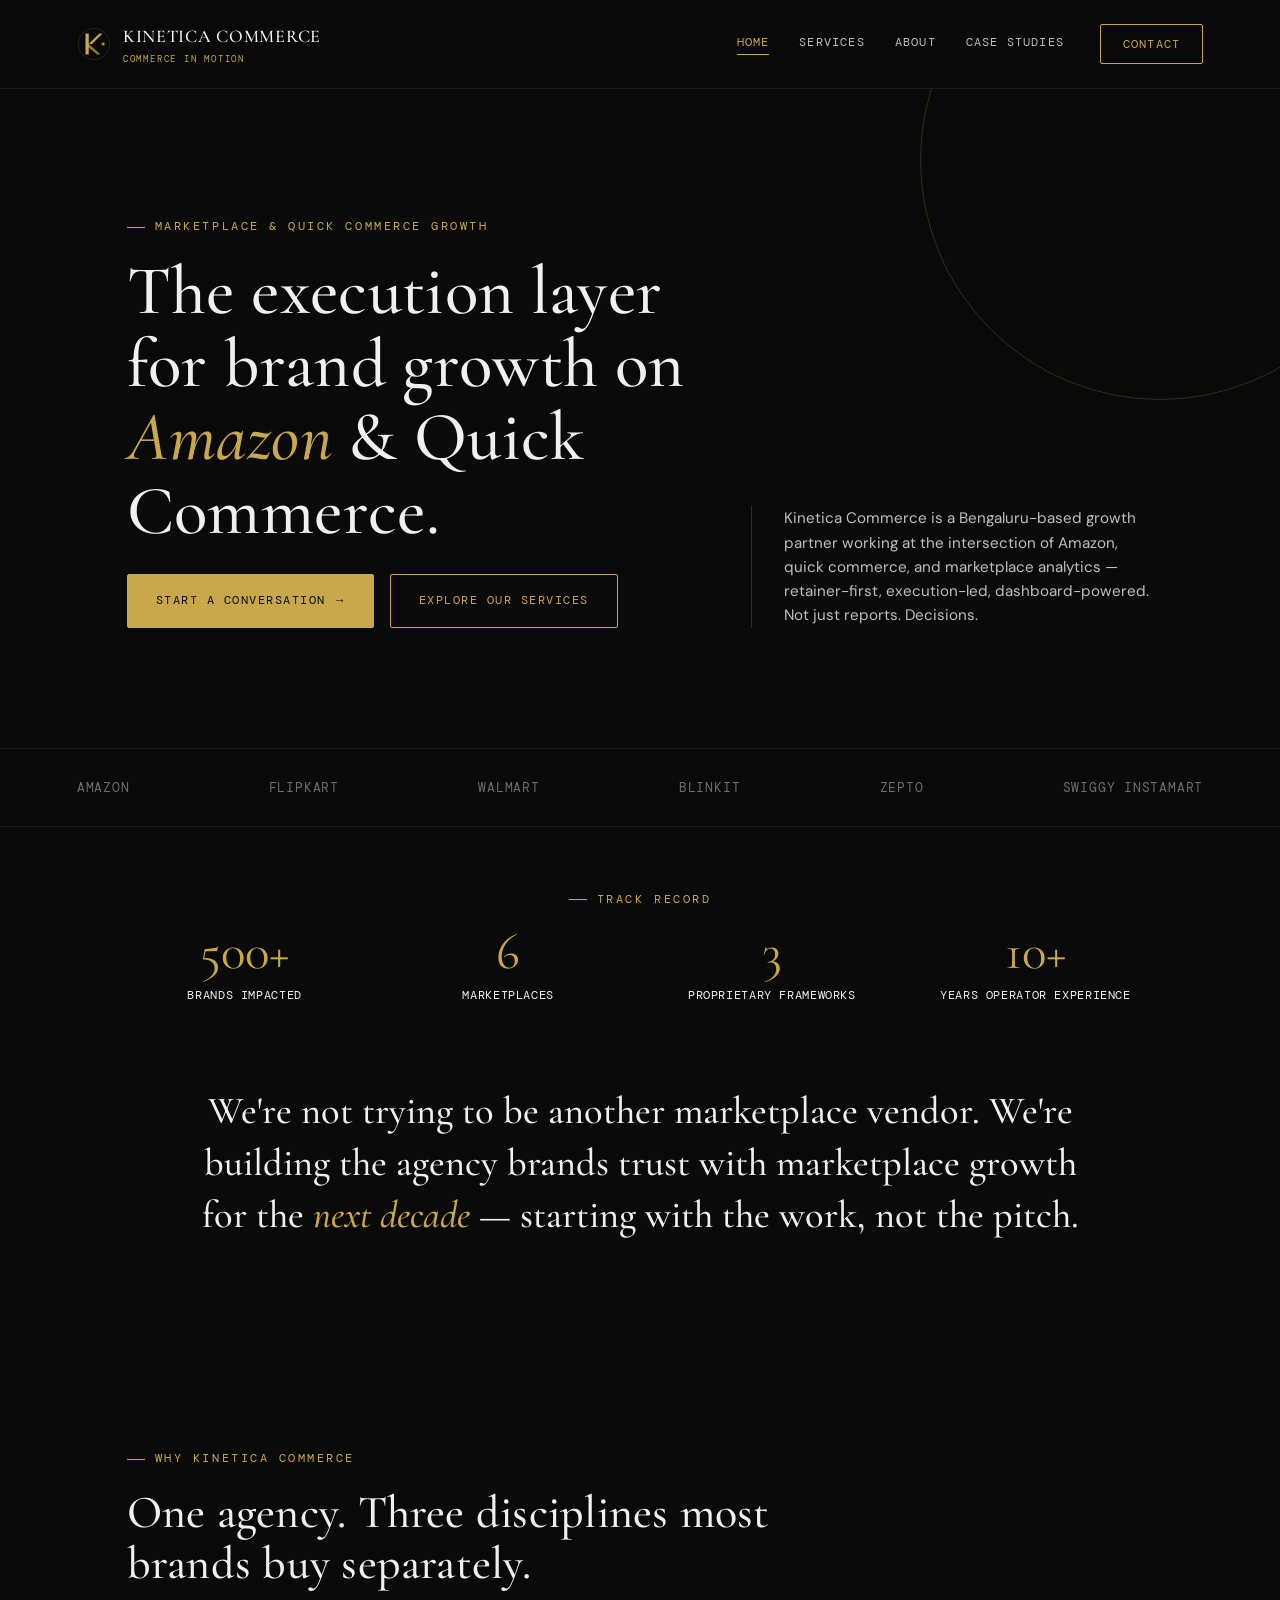
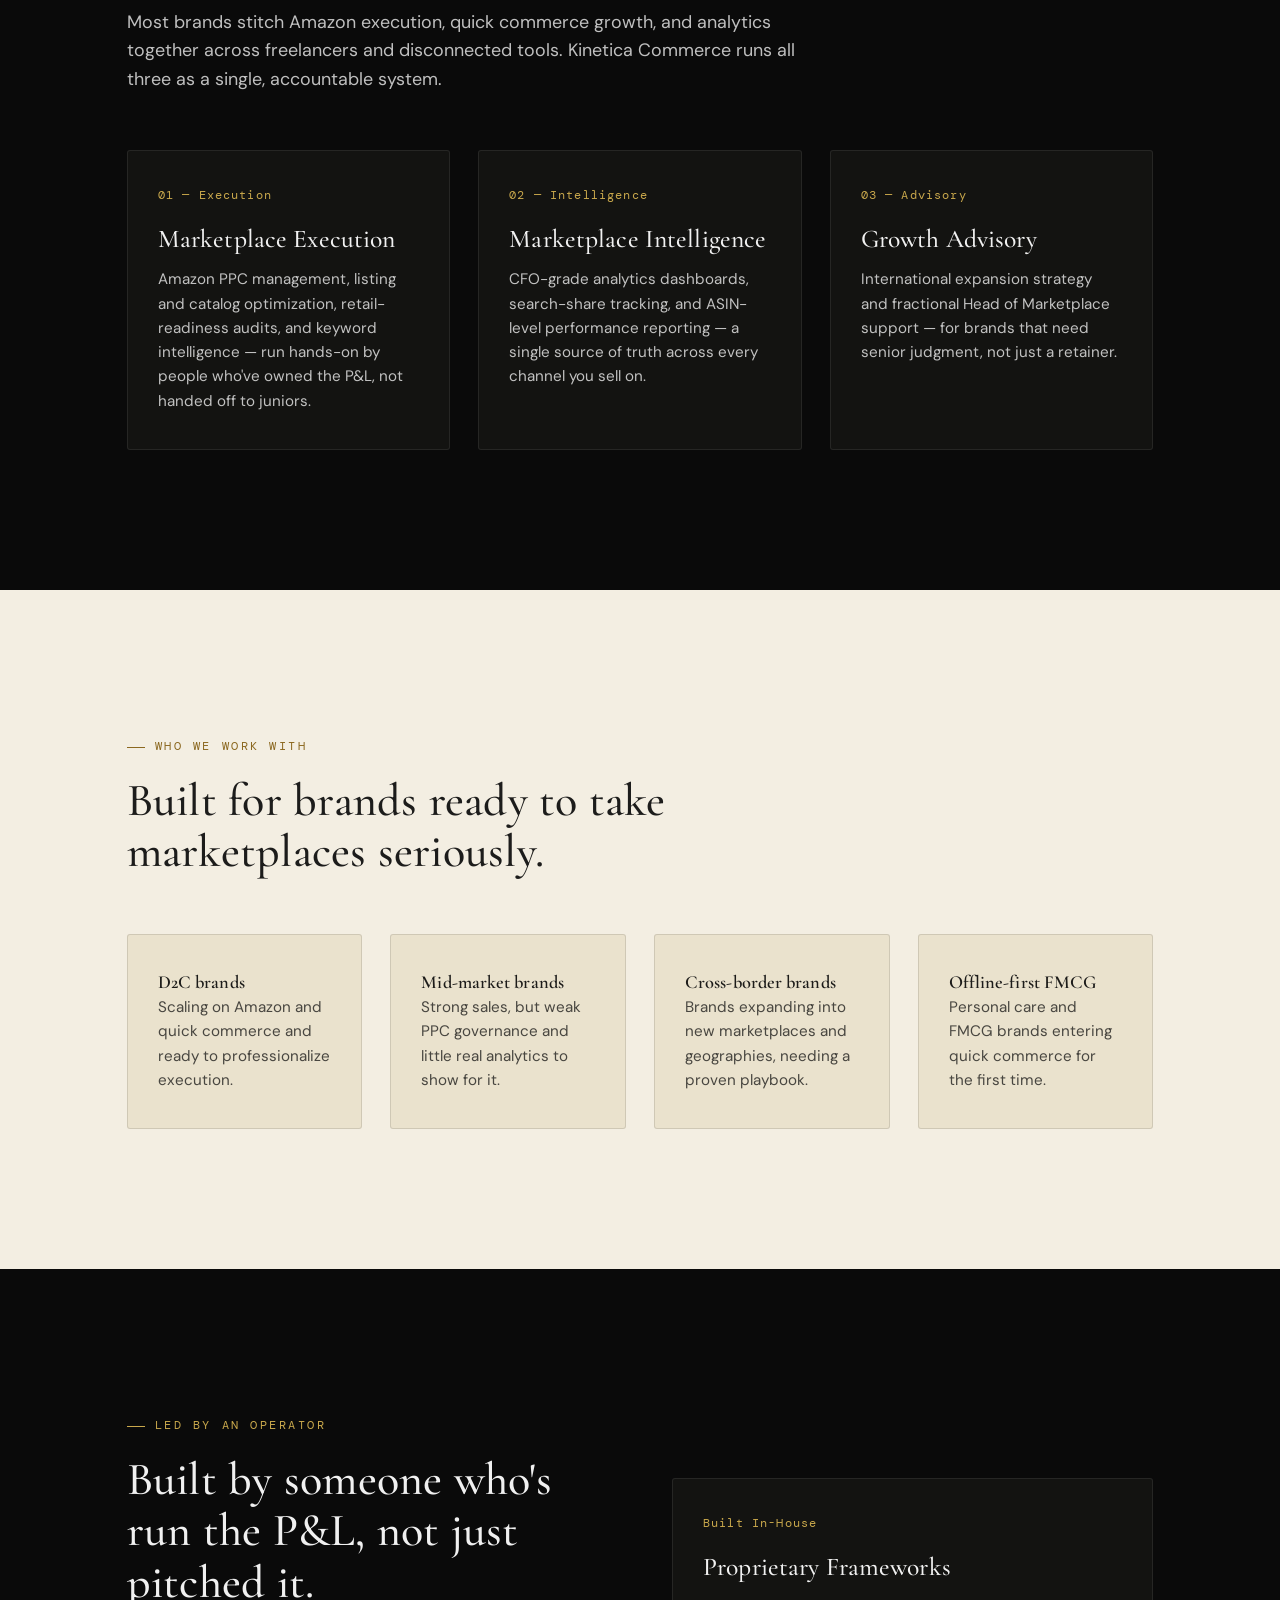
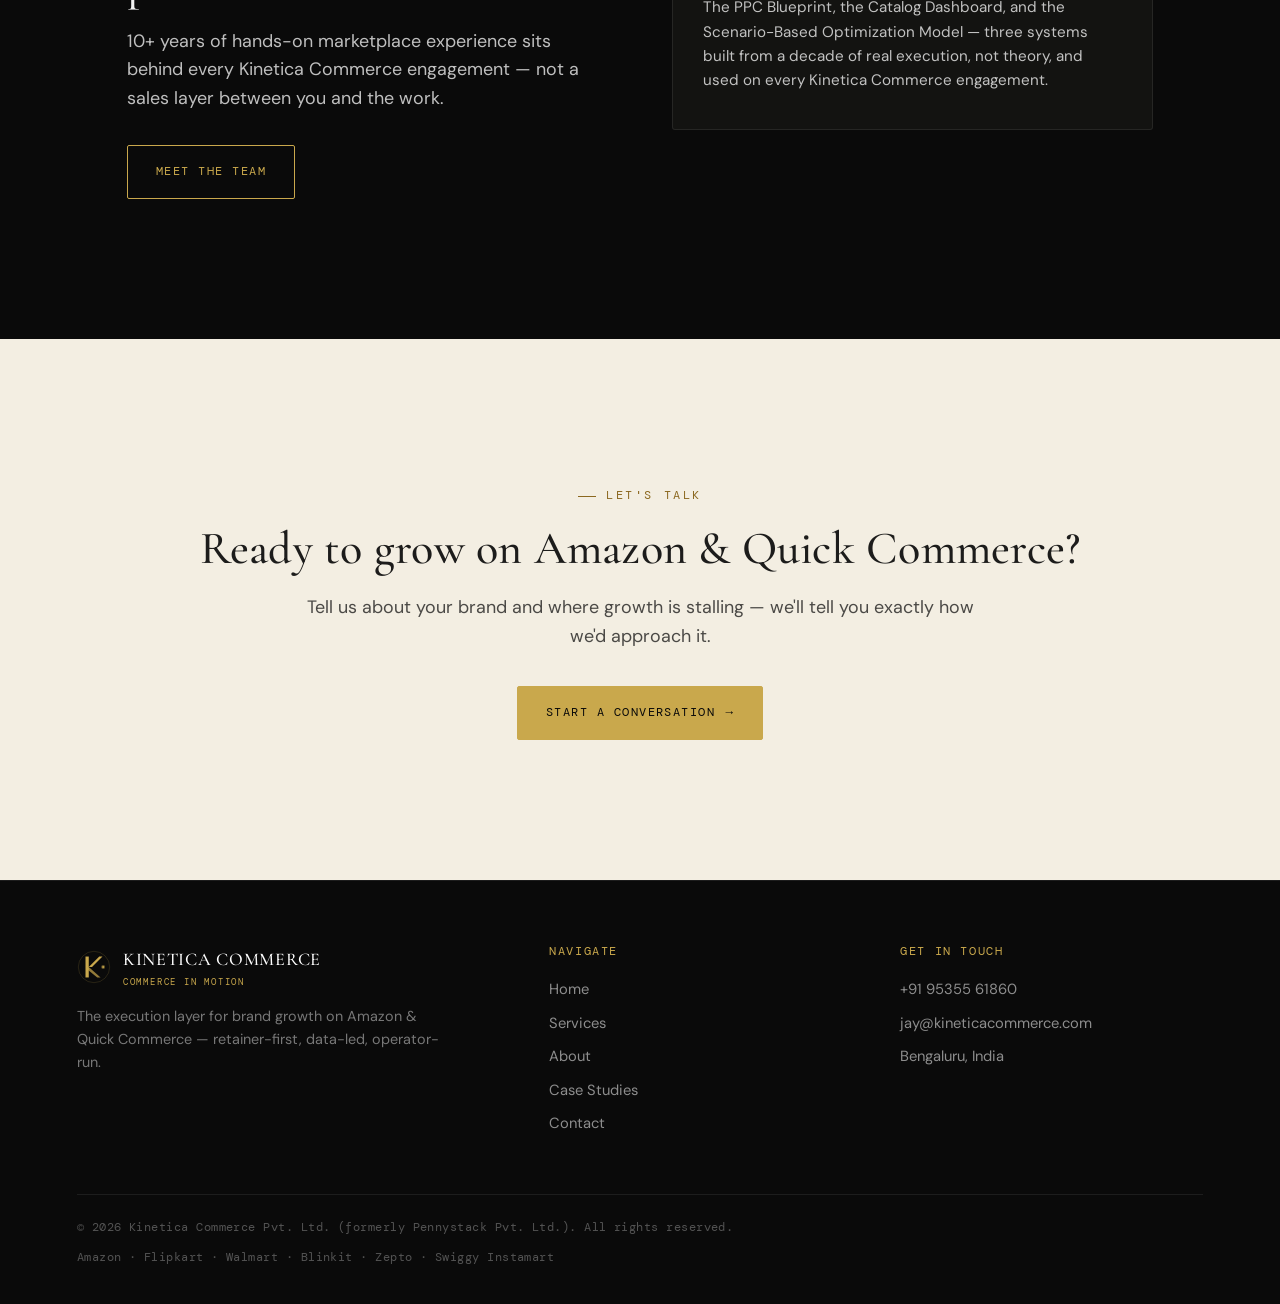
<file: index.html>
<!DOCTYPE html>
<html lang="en">
<head>
<meta charset="UTF-8">
<meta name="viewport" content="width=device-width, initial-scale=1.0">
<title>Kinetica Commerce — Commerce in Motion | Amazon & Quick Commerce Growth Agency</title>
<meta name="description" content="Kinetica Commerce is a Bengaluru-based growth agency working across Amazon, quick commerce, and marketplace analytics — retainer-first, execution-led, dashboard-powered.">
<link rel="icon" href="data:image/svg+xml,%3Csvg xmlns='http://www.w3.org/2000/svg' viewBox='0 0 52 52'%3E%3Crect width='52' height='52' fill='%230A0A0A'/%3E%3Crect x='13' y='10' width='5' height='32' fill='%23C9A84C'/%3E%3Cpolygon points='18,26 34,10 39,10 23,26' fill='%23C9A84C'/%3E%3Cpolygon points='18,26 36,42 31,42 15,29' fill='%23C9A84C' opacity='0.72'/%3E%3Ccircle cx='40' cy='26' r='2' fill='%23C9A84C'/%3E%3C/svg%3E">
<link rel="preconnect" href="https://fonts.googleapis.com">
<link rel="preconnect" href="https://fonts.gstatic.com" crossorigin>
<link href="https://fonts.googleapis.com/css2?family=Cormorant+Garamond:ital,wght@0,400;0,500;0,600;1,500&amp;family=DM+Sans:wght@400;500;700&amp;family=DM+Mono:wght@400;500&amp;display=swap" rel="stylesheet">
<link rel="stylesheet" href="css/style.css">
</head>
<body>

<header class="site-header">
  <a href="index.html" class="brand">
    <svg class="brand-mark" viewBox="0 0 52 52" fill="none" xmlns="http://www.w3.org/2000/svg" aria-hidden="true">
      <circle cx="26" cy="26" r="24" stroke="rgba(201,168,76,0.25)" stroke-width="1"/>
      <rect x="13" y="10" width="5" height="32" fill="#C9A84C"/>
      <polygon points="18,26 34,10 39,10 23,26" fill="#C9A84C"/>
      <polygon points="18,26 36,42 31,42 15,29" fill="#C9A84C" opacity="0.72"/>
      <g class="orbit-dot">
        <circle cx="40" cy="26" r="3" fill="#C9A84C" opacity="0.45"/>
        <circle cx="40" cy="26" r="1.5" fill="#C9A84C"/>
      </g>
    </svg>
    <span>
      <span class="brand-word">KINETICA COMMERCE</span>
      <span class="brand-tag">Commerce in Motion</span>
    </span>
  </a>
  <nav class="nav-links">
    <a href="index.html" class="active">Home</a>
    <a href="services.html">Services</a>
    <a href="about.html">About</a>
    <a href="case-studies.html">Case Studies</a>
    <a href="contact.html" class="nav-cta">Contact</a>
  </nav>
  <button class="nav-toggle" aria-label="Toggle navigation"><span></span><span></span><span></span></button>
</header>

<main>

  <!-- HERO -->
  <section class="hero surface-ink">
    <div class="hero-ring" aria-hidden="true"></div>
    <div class="container hero-grid">
      <div>
        <span class="eyebrow fade-up">Marketplace &amp; Quick Commerce Growth</span>
        <h1 class="fade-up delay-1">The execution layer for brand growth on <em class="gold-italic">Amazon</em> &amp; Quick Commerce.</h1>
        <div class="btn-row fade-up delay-2">
          <a href="contact.html" class="btn btn-solid">Start a conversation <span class="btn-arrow">→</span></a>
          <a href="services.html" class="btn btn-outline">Explore our services</a>
        </div>
      </div>
      <div class="hero-aside fade-up delay-2">
        <p>Kinetica Commerce is a Bengaluru-based growth partner working at the intersection of Amazon, quick commerce, and marketplace analytics — retainer-first, execution-led, dashboard-powered. Not just reports. Decisions.</p>
      </div>
    </div>
  </section>

  <!-- PLATFORM STRIP -->
  <div class="platform-strip">
    <div class="platform-row">
      <span>AMAZON</span><span>FLIPKART</span><span>WALMART</span><span>BLINKIT</span><span>ZEPTO</span><span>SWIGGY INSTAMART</span>
    </div>
  </div>

  <!-- STAT BAND -->
  <section class="surface-ink stat-strip">
    <div class="container">
      <span class="eyebrow">Track Record</span>
      <div class="grid grid-4" style="margin-top:8px;">
        <div class="stat-card reveal">
          <span class="stat-num">500+</span>
          <span class="stat-label">Brands Impacted</span>
        </div>
        <div class="stat-card reveal">
          <span class="stat-num">6</span>
          <span class="stat-label">Marketplaces</span>
        </div>
        <div class="stat-card reveal">
          <span class="stat-num">3</span>
          <span class="stat-label">Proprietary Frameworks</span>
        </div>
        <div class="stat-card reveal">
          <span class="stat-num">10+</span>
          <span class="stat-label">Years Operator Experience</span>
        </div>
      </div>
    </div>
  </section>

  <!-- MANIFESTO -->
  <section class="surface-ink manifesto">
    <div class="container">
      <p class="manifesto-line reveal">We're not trying to be another marketplace vendor. We're building the agency brands trust with marketplace growth for the <span class="gold">next decade</span> — starting with the work, not the pitch.</p>
    </div>
  </section>

  <!-- INTERSECTION -->
  <section class="surface-ink">
    <div class="container">
      <div class="section-head reveal">
        <span class="eyebrow">Why Kinetica Commerce</span>
        <h2>One agency. Three disciplines most brands buy separately.</h2>
        <p class="lede" style="margin-top:18px;">Most brands stitch Amazon execution, quick commerce growth, and analytics together across freelancers and disconnected tools. Kinetica Commerce runs all three as a single, accountable system.</p>
      </div>
      <div class="grid grid-3">
        <div class="card reveal">
          <span class="card-index">01 — Execution</span>
          <h3>Marketplace Execution</h3>
          <p>Amazon PPC management, listing and catalog optimization, retail-readiness audits, and keyword intelligence — run hands-on by people who've owned the P&amp;L, not handed off to juniors.</p>
        </div>
        <div class="card reveal">
          <span class="card-index">02 — Intelligence</span>
          <h3>Marketplace Intelligence</h3>
          <p>CFO-grade analytics dashboards, search-share tracking, and ASIN-level performance reporting — a single source of truth across every channel you sell on.</p>
        </div>
        <div class="card reveal">
          <span class="card-index">03 — Advisory</span>
          <h3>Growth Advisory</h3>
          <p>International expansion strategy and fractional Head of Marketplace support — for brands that need senior judgment, not just a retainer.</p>
        </div>
      </div>
    </div>
  </section>

  <!-- WHO WE WORK WITH -->
  <section class="surface-cream">
    <div class="container">
      <div class="section-head reveal">
        <span class="eyebrow">Who We Work With</span>
        <h2>Built for brands ready to take marketplaces seriously.</h2>
      </div>
      <div class="grid grid-4">
        <div class="card reveal">
          <h4>D2C brands</h4>
          <p>Scaling on Amazon and quick commerce and ready to professionalize execution.</p>
        </div>
        <div class="card reveal">
          <h4>Mid-market brands</h4>
          <p>Strong sales, but weak PPC governance and little real analytics to show for it.</p>
        </div>
        <div class="card reveal">
          <h4>Cross-border brands</h4>
          <p>Brands expanding into new marketplaces and geographies, needing a proven playbook.</p>
        </div>
        <div class="card reveal">
          <h4>Offline-first FMCG</h4>
          <p>Personal care and FMCG brands entering quick commerce for the first time.</p>
        </div>
      </div>
    </div>
  </section>

  <!-- FOUNDER TEASER -->
  <section class="surface-ink">
    <div class="container grid grid-2" style="align-items:center; gap:64px;">
      <div class="reveal">
        <span class="eyebrow">Led by an Operator</span>
        <h2>Built by someone who's run the P&amp;L, not just pitched it.</h2>
        <p class="lede" style="margin-top:18px;">10+ years of hands-on marketplace experience sits behind every Kinetica Commerce engagement — not a sales layer between you and the work.</p>
        <div class="btn-row" style="margin-top:32px;">
          <a href="about.html" class="btn btn-outline">Meet the team</a>
        </div>
      </div>
      <div class="card reveal">
        <span class="card-index">Built In-House</span>
        <h3>Proprietary Frameworks</h3>
        <p>The PPC Blueprint, the Catalog Dashboard, and the Scenario-Based Optimization Model — three systems built from a decade of real execution, not theory, and used on every Kinetica Commerce engagement.</p>
      </div>
    </div>
  </section>

  <!-- CTA BAND -->
  <section class="surface-cream cta-band">
    <div class="container">
      <span class="eyebrow center-text" style="justify-content:center;">Let's Talk</span>
      <h2>Ready to grow on Amazon &amp; Quick Commerce?</h2>
      <p class="lede">Tell us about your brand and where growth is stalling — we'll tell you exactly how we'd approach it.</p>
      <div class="btn-row">
        <a href="contact.html" class="btn btn-solid">Start a conversation <span class="btn-arrow">→</span></a>
      </div>
    </div>
  </section>

</main>

<footer class="site-footer">
  <div class="footer-top">
    <div class="footer-brand">
      <a href="index.html" class="brand">
        <svg class="brand-mark" viewBox="0 0 52 52" fill="none" xmlns="http://www.w3.org/2000/svg" aria-hidden="true">
          <circle cx="26" cy="26" r="24" stroke="rgba(201,168,76,0.25)" stroke-width="1"/>
          <rect x="13" y="10" width="5" height="32" fill="#C9A84C"/>
          <polygon points="18,26 34,10 39,10 23,26" fill="#C9A84C"/>
          <polygon points="18,26 36,42 31,42 15,29" fill="#C9A84C" opacity="0.72"/>
          <circle cx="40" cy="26" r="3" fill="#C9A84C" opacity="0.45"/>
          <circle cx="40" cy="26" r="1.5" fill="#C9A84C"/>
        </svg>
        <span>
          <span class="brand-word">KINETICA COMMERCE</span>
          <span class="brand-tag">Commerce in Motion</span>
        </span>
      </a>
      <p>The execution layer for brand growth on Amazon &amp; Quick Commerce — retainer-first, data-led, operator-run.</p>
    </div>
    <div class="footer-col">
      <h4>Navigate</h4>
      <a href="index.html">Home</a>
      <a href="services.html">Services</a>
      <a href="about.html">About</a>
      <a href="case-studies.html">Case Studies</a>
      <a href="contact.html">Contact</a>
    </div>
    <div class="footer-col">
      <h4>Get in Touch</h4>
      <a href="tel:+919535561860">+91 95355 61860</a>
      <a href="mailto:jay@kineticacommerce.com">jay@kineticacommerce.com</a>
      <p>Bengaluru, India</p>
    </div>
  </div>
  <div class="footer-bottom">
    <span>© 2026 Kinetica Commerce Pvt. Ltd. (formerly Pennystack Pvt. Ltd.). All rights reserved.</span>
    <span>Amazon · Flipkart · Walmart · Blinkit · Zepto · Swiggy Instamart</span>
  </div>
</footer>

<script src="js/main.js"></script>
</body>
</html>
</file>
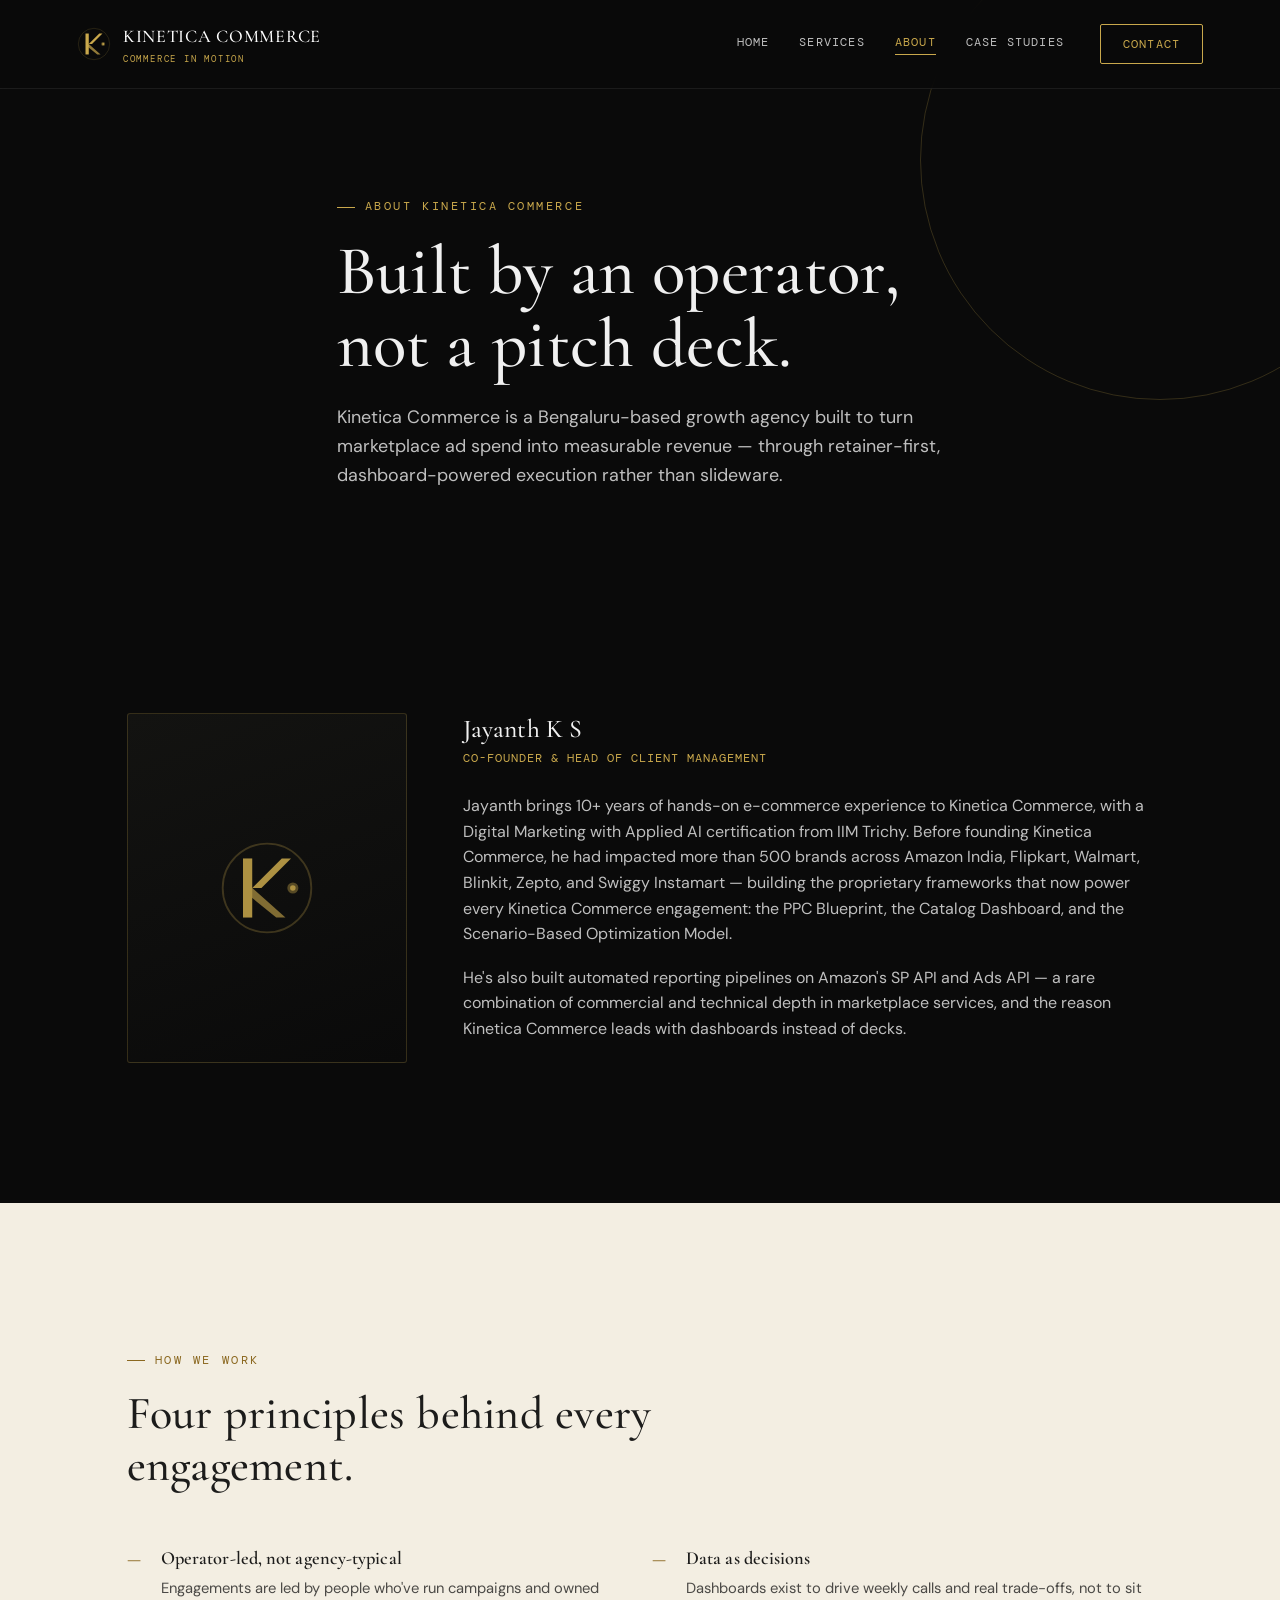
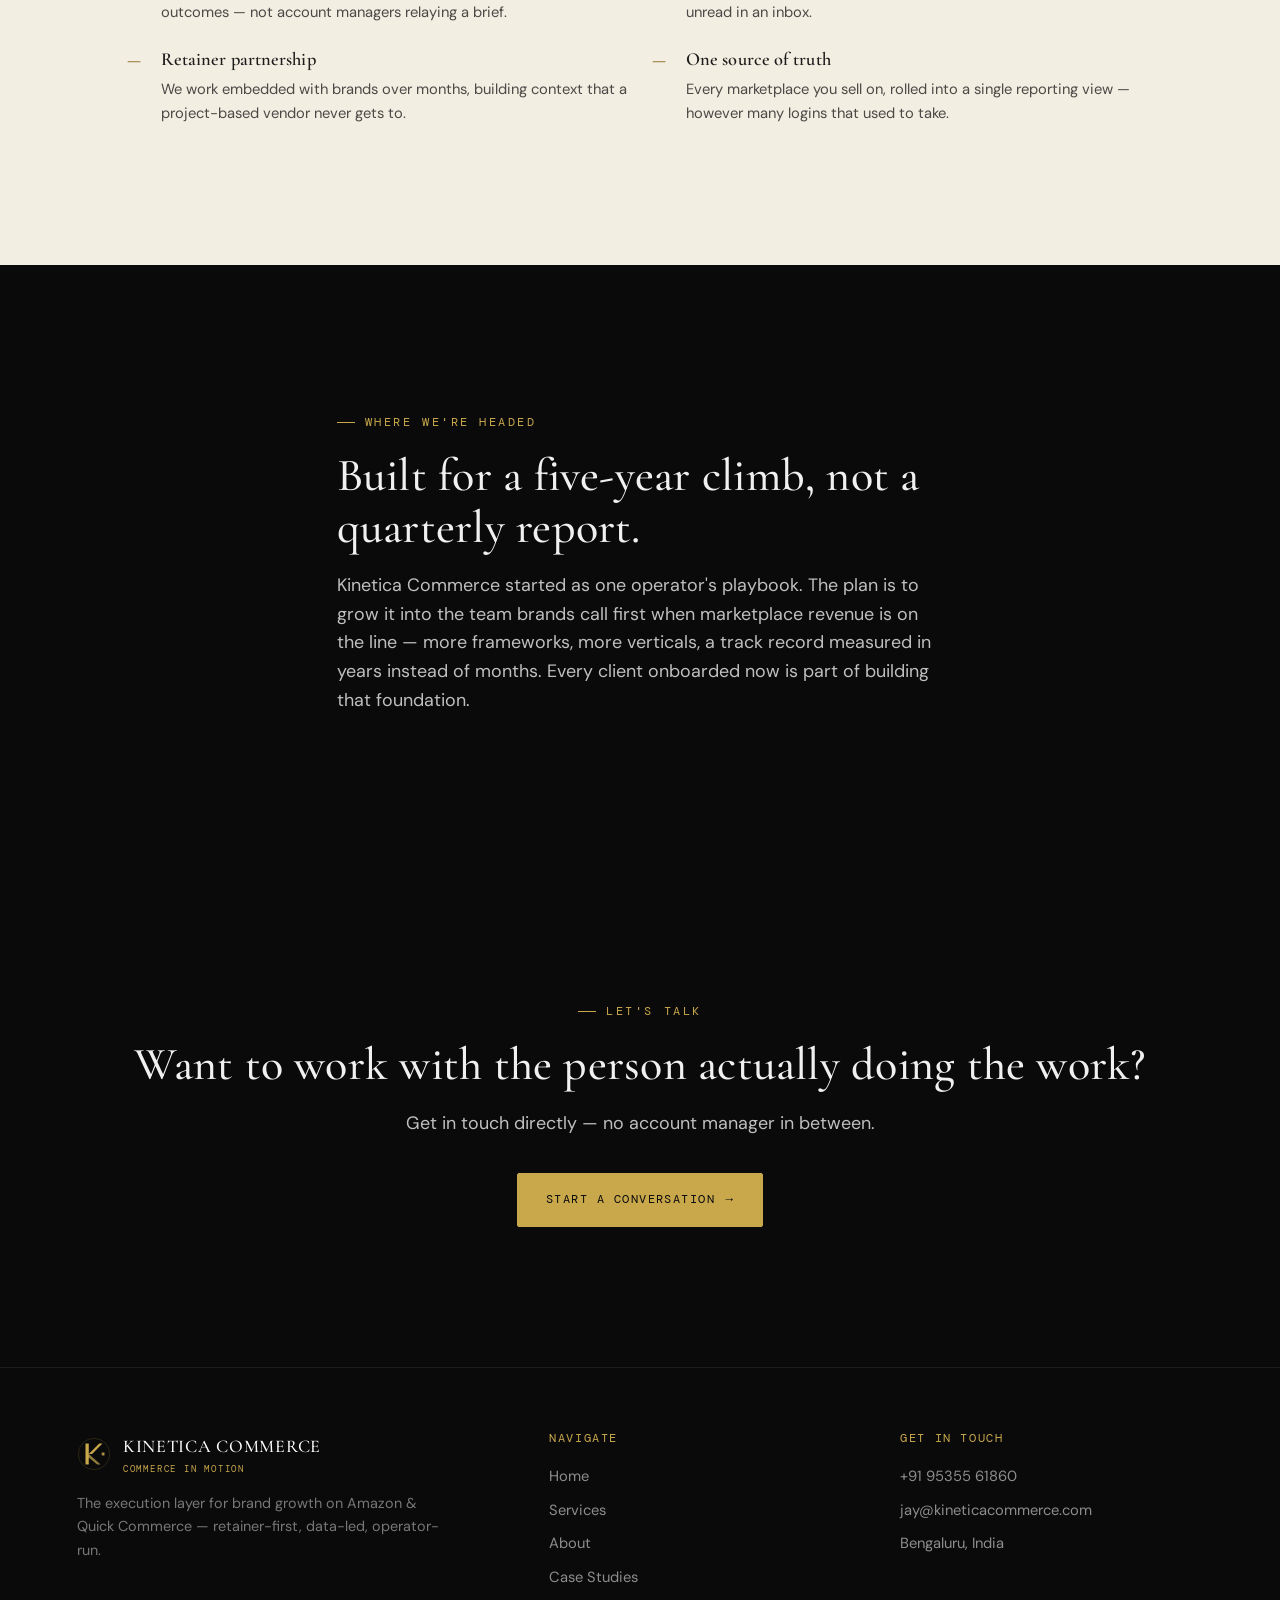
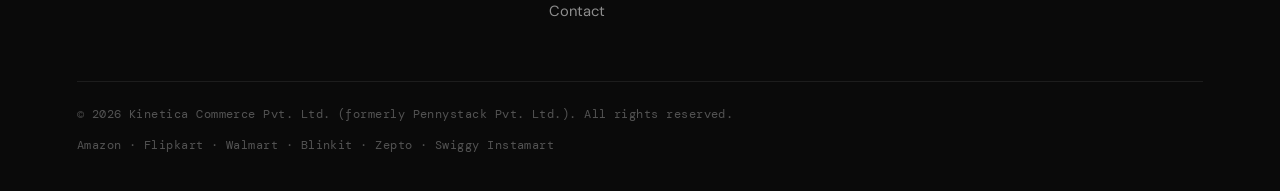
<file: about.html>
<!DOCTYPE html>
<html lang="en">
<head>
<meta charset="UTF-8">
<meta name="viewport" content="width=device-width, initial-scale=1.0">
<title>About — Kinetica Commerce | Marketplace & Quick Commerce Growth Agency</title>
<meta name="description" content="Kinetica Commerce is led by Jayanth K S, an operator with 10+ years of e-commerce experience across Amazon, Flipkart, and quick commerce platforms.">
<link rel="icon" href="data:image/svg+xml,%3Csvg xmlns='http://www.w3.org/2000/svg' viewBox='0 0 52 52'%3E%3Crect width='52' height='52' fill='%230A0A0A'/%3E%3Crect x='13' y='10' width='5' height='32' fill='%23C9A84C'/%3E%3Cpolygon points='18,26 34,10 39,10 23,26' fill='%23C9A84C'/%3E%3Cpolygon points='18,26 36,42 31,42 15,29' fill='%23C9A84C' opacity='0.72'/%3E%3Ccircle cx='40' cy='26' r='2' fill='%23C9A84C'/%3E%3C/svg%3E">
<link rel="preconnect" href="https://fonts.googleapis.com">
<link rel="preconnect" href="https://fonts.gstatic.com" crossorigin>
<link href="https://fonts.googleapis.com/css2?family=Cormorant+Garamond:ital,wght@0,400;0,500;0,600;1,500&amp;family=DM+Sans:wght@400;500;700&amp;family=DM+Mono:wght@400;500&amp;display=swap" rel="stylesheet">
<link rel="stylesheet" href="css/style.css">
</head>
<body>

<header class="site-header">
  <a href="index.html" class="brand">
    <svg class="brand-mark" viewBox="0 0 52 52" fill="none" xmlns="http://www.w3.org/2000/svg" aria-hidden="true">
      <circle cx="26" cy="26" r="24" stroke="rgba(201,168,76,0.25)" stroke-width="1"/>
      <rect x="13" y="10" width="5" height="32" fill="#C9A84C"/>
      <polygon points="18,26 34,10 39,10 23,26" fill="#C9A84C"/>
      <polygon points="18,26 36,42 31,42 15,29" fill="#C9A84C" opacity="0.72"/>
      <g class="orbit-dot">
        <circle cx="40" cy="26" r="3" fill="#C9A84C" opacity="0.45"/>
        <circle cx="40" cy="26" r="1.5" fill="#C9A84C"/>
      </g>
    </svg>
    <span>
      <span class="brand-word">KINETICA COMMERCE</span>
      <span class="brand-tag">Commerce in Motion</span>
    </span>
  </a>
  <nav class="nav-links">
    <a href="index.html">Home</a>
    <a href="services.html">Services</a>
    <a href="about.html" class="active">About</a>
    <a href="case-studies.html">Case Studies</a>
    <a href="contact.html" class="nav-cta">Contact</a>
  </nav>
  <button class="nav-toggle" aria-label="Toggle navigation"><span></span><span></span><span></span></button>
</header>

<main>

  <section class="page-intro surface-ink">
    <div class="hero-ring" aria-hidden="true"></div>
    <div class="container">
      <span class="eyebrow fade-up">About Kinetica Commerce</span>
      <h1 class="fade-up delay-1">Built by an operator, not a pitch deck.</h1>
      <p class="lede fade-up delay-2">Kinetica Commerce is a Bengaluru-based growth agency built to turn marketplace ad spend into measurable revenue — through retainer-first, dashboard-powered execution rather than slideware.</p>
    </div>
  </section>

  <section class="surface-ink">
    <div class="container founder-grid">
      <div class="reveal">
        <div class="founder-portrait">
          <svg viewBox="0 0 52 52" fill="none" xmlns="http://www.w3.org/2000/svg" aria-hidden="true">
            <circle cx="26" cy="26" r="24" stroke="rgba(201,168,76,0.3)" stroke-width="1"/>
            <rect x="13" y="10" width="5" height="32" fill="#C9A84C"/>
            <polygon points="18,26 34,10 39,10 23,26" fill="#C9A84C"/>
            <polygon points="18,26 36,42 31,42 15,29" fill="#C9A84C" opacity="0.72"/>
            <circle cx="40" cy="26" r="3" fill="#C9A84C" opacity="0.45"/>
            <circle cx="40" cy="26" r="1.5" fill="#C9A84C"/>
          </svg>
        </div>
      </div>
      <div class="reveal">
        <h3 class="founder-name">Jayanth K S</h3>
        <span class="founder-role">Co-Founder &amp; Head of Client Management</span>
        <p style="margin-bottom:18px;">Jayanth brings 10+ years of hands-on e-commerce experience to Kinetica Commerce, with a Digital Marketing with Applied AI certification from IIM Trichy. Before founding Kinetica Commerce, he had impacted more than 500 brands across Amazon India, Flipkart, Walmart, Blinkit, Zepto, and Swiggy Instamart — building the proprietary frameworks that now power every Kinetica Commerce engagement: the PPC Blueprint, the Catalog Dashboard, and the Scenario-Based Optimization Model.</p>
        <p>He's also built automated reporting pipelines on Amazon's SP API and Ads API — a rare combination of commercial and technical depth in marketplace services, and the reason Kinetica Commerce leads with dashboards instead of decks.</p>
      </div>
    </div>
  </section>

  <section class="surface-cream">
    <div class="container">
      <div class="section-head reveal">
        <span class="eyebrow">How We Work</span>
        <h2>Four principles behind every engagement.</h2>
      </div>
      <div class="value-list grid grid-2">
        <div class="value-item reveal">
          <span class="mark">―</span>
          <div>
            <h4>Operator-led, not agency-typical</h4>
            <p>Engagements are led by people who've run campaigns and owned outcomes — not account managers relaying a brief.</p>
          </div>
        </div>
        <div class="value-item reveal">
          <span class="mark">―</span>
          <div>
            <h4>Data as decisions</h4>
            <p>Dashboards exist to drive weekly calls and real trade-offs, not to sit unread in an inbox.</p>
          </div>
        </div>
        <div class="value-item reveal">
          <span class="mark">―</span>
          <div>
            <h4>Retainer partnership</h4>
            <p>We work embedded with brands over months, building context that a project-based vendor never gets to.</p>
          </div>
        </div>
        <div class="value-item reveal">
          <span class="mark">―</span>
          <div>
            <h4>One source of truth</h4>
            <p>Every marketplace you sell on, rolled into a single reporting view — however many logins that used to take.</p>
          </div>
        </div>
      </div>
    </div>
  </section>

  <section class="surface-ink">
    <div class="container" style="max-width:760px;">
      <span class="eyebrow">Where We're Headed</span>
      <h2>Built for a five-year climb, not a quarterly report.</h2>
      <p class="lede" style="margin-top:18px;">Kinetica Commerce started as one operator's playbook. The plan is to grow it into the team brands call first when marketplace revenue is on the line — more frameworks, more verticals, a track record measured in years instead of months. Every client onboarded now is part of building that foundation.</p>
    </div>
  </section>

  <section class="surface-ink cta-band">
    <div class="container">
      <span class="eyebrow center-text" style="justify-content:center;">Let's Talk</span>
      <h2>Want to work with the person actually doing the work?</h2>
      <p class="lede">Get in touch directly — no account manager in between.</p>
      <div class="btn-row">
        <a href="contact.html" class="btn btn-solid">Start a conversation <span class="btn-arrow">→</span></a>
      </div>
    </div>
  </section>

</main>

<footer class="site-footer">
  <div class="footer-top">
    <div class="footer-brand">
      <a href="index.html" class="brand">
        <svg class="brand-mark" viewBox="0 0 52 52" fill="none" xmlns="http://www.w3.org/2000/svg" aria-hidden="true">
          <circle cx="26" cy="26" r="24" stroke="rgba(201,168,76,0.25)" stroke-width="1"/>
          <rect x="13" y="10" width="5" height="32" fill="#C9A84C"/>
          <polygon points="18,26 34,10 39,10 23,26" fill="#C9A84C"/>
          <polygon points="18,26 36,42 31,42 15,29" fill="#C9A84C" opacity="0.72"/>
          <circle cx="40" cy="26" r="3" fill="#C9A84C" opacity="0.45"/>
          <circle cx="40" cy="26" r="1.5" fill="#C9A84C"/>
        </svg>
        <span>
          <span class="brand-word">KINETICA COMMERCE</span>
          <span class="brand-tag">Commerce in Motion</span>
        </span>
      </a>
      <p>The execution layer for brand growth on Amazon &amp; Quick Commerce — retainer-first, data-led, operator-run.</p>
    </div>
    <div class="footer-col">
      <h4>Navigate</h4>
      <a href="index.html">Home</a>
      <a href="services.html">Services</a>
      <a href="about.html">About</a>
      <a href="case-studies.html">Case Studies</a>
      <a href="contact.html">Contact</a>
    </div>
    <div class="footer-col">
      <h4>Get in Touch</h4>
      <a href="tel:+919535561860">+91 95355 61860</a>
      <a href="mailto:jay@kineticacommerce.com">jay@kineticacommerce.com</a>
      <p>Bengaluru, India</p>
    </div>
  </div>
  <div class="footer-bottom">
    <span>© 2026 Kinetica Commerce Pvt. Ltd. (formerly Pennystack Pvt. Ltd.). All rights reserved.</span>
    <span>Amazon · Flipkart · Walmart · Blinkit · Zepto · Swiggy Instamart</span>
  </div>
</footer>

<script src="js/main.js"></script>
</body>
</html>
</file>
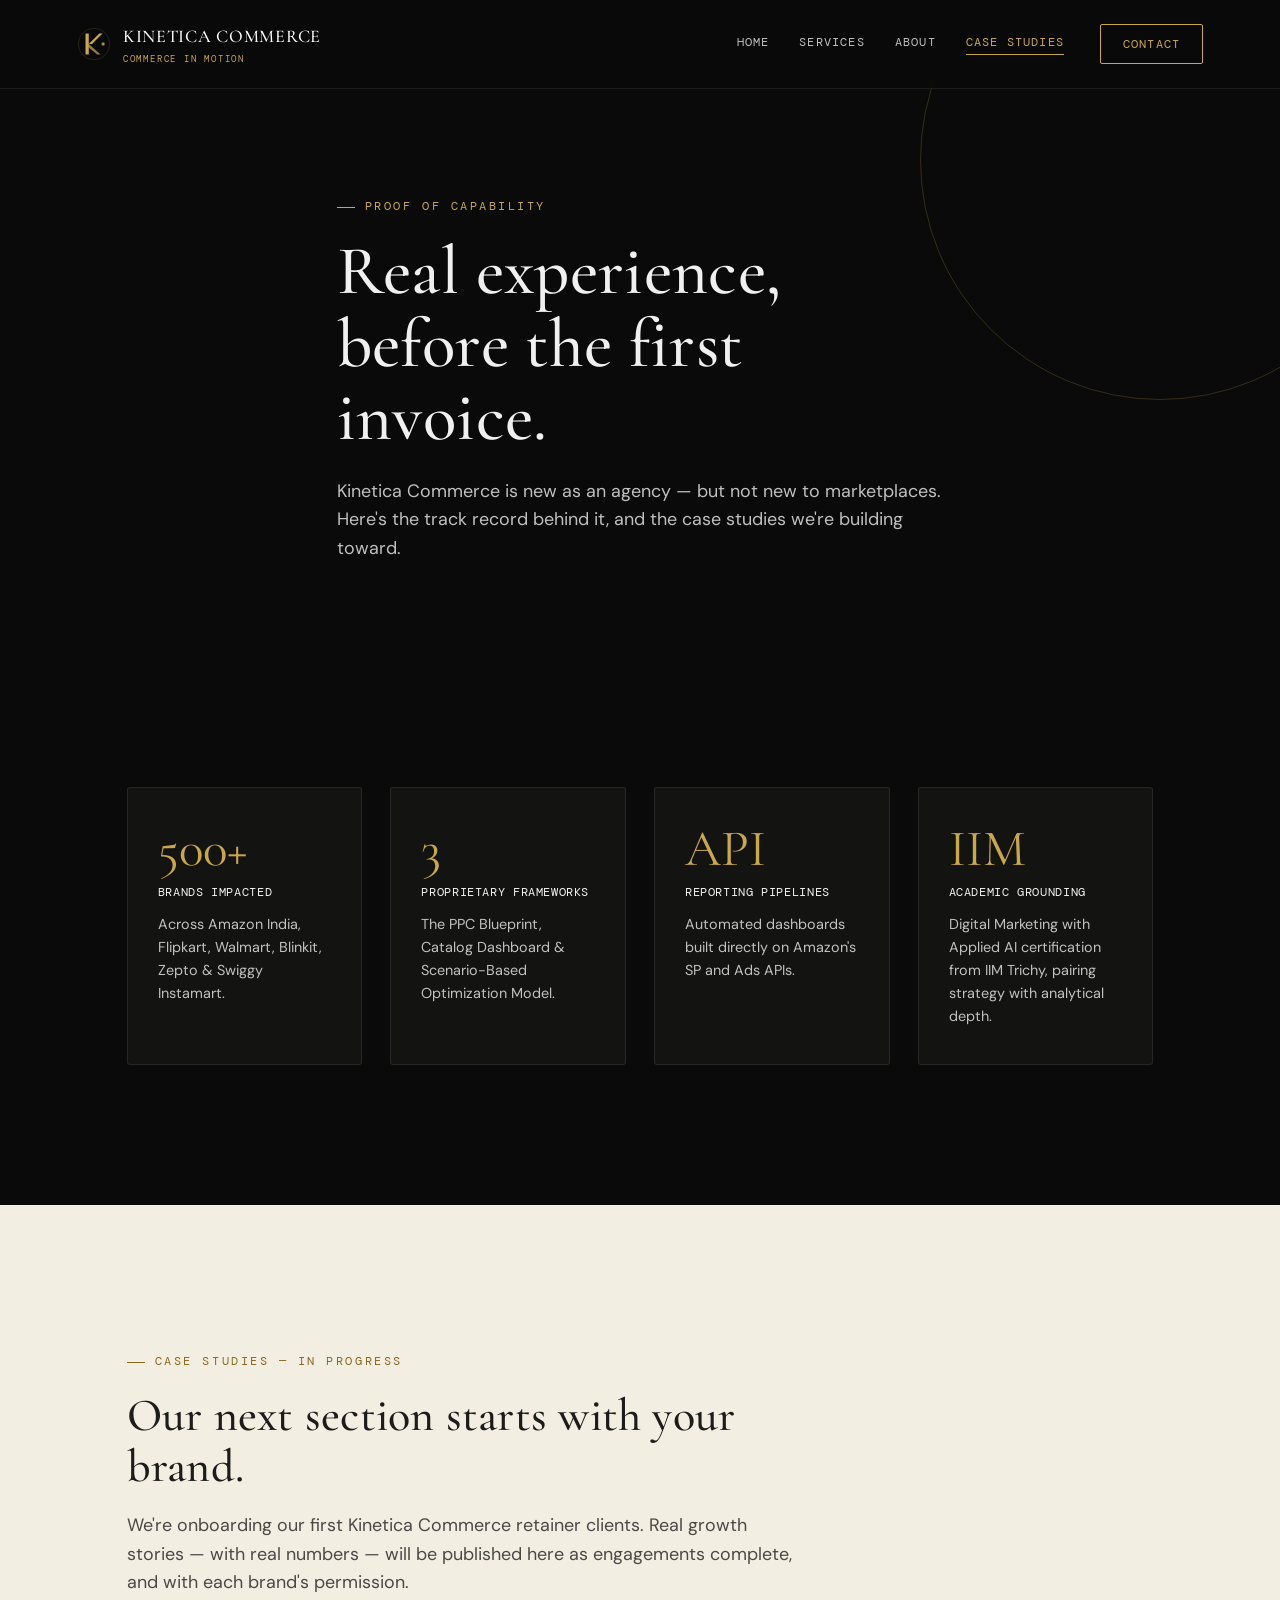
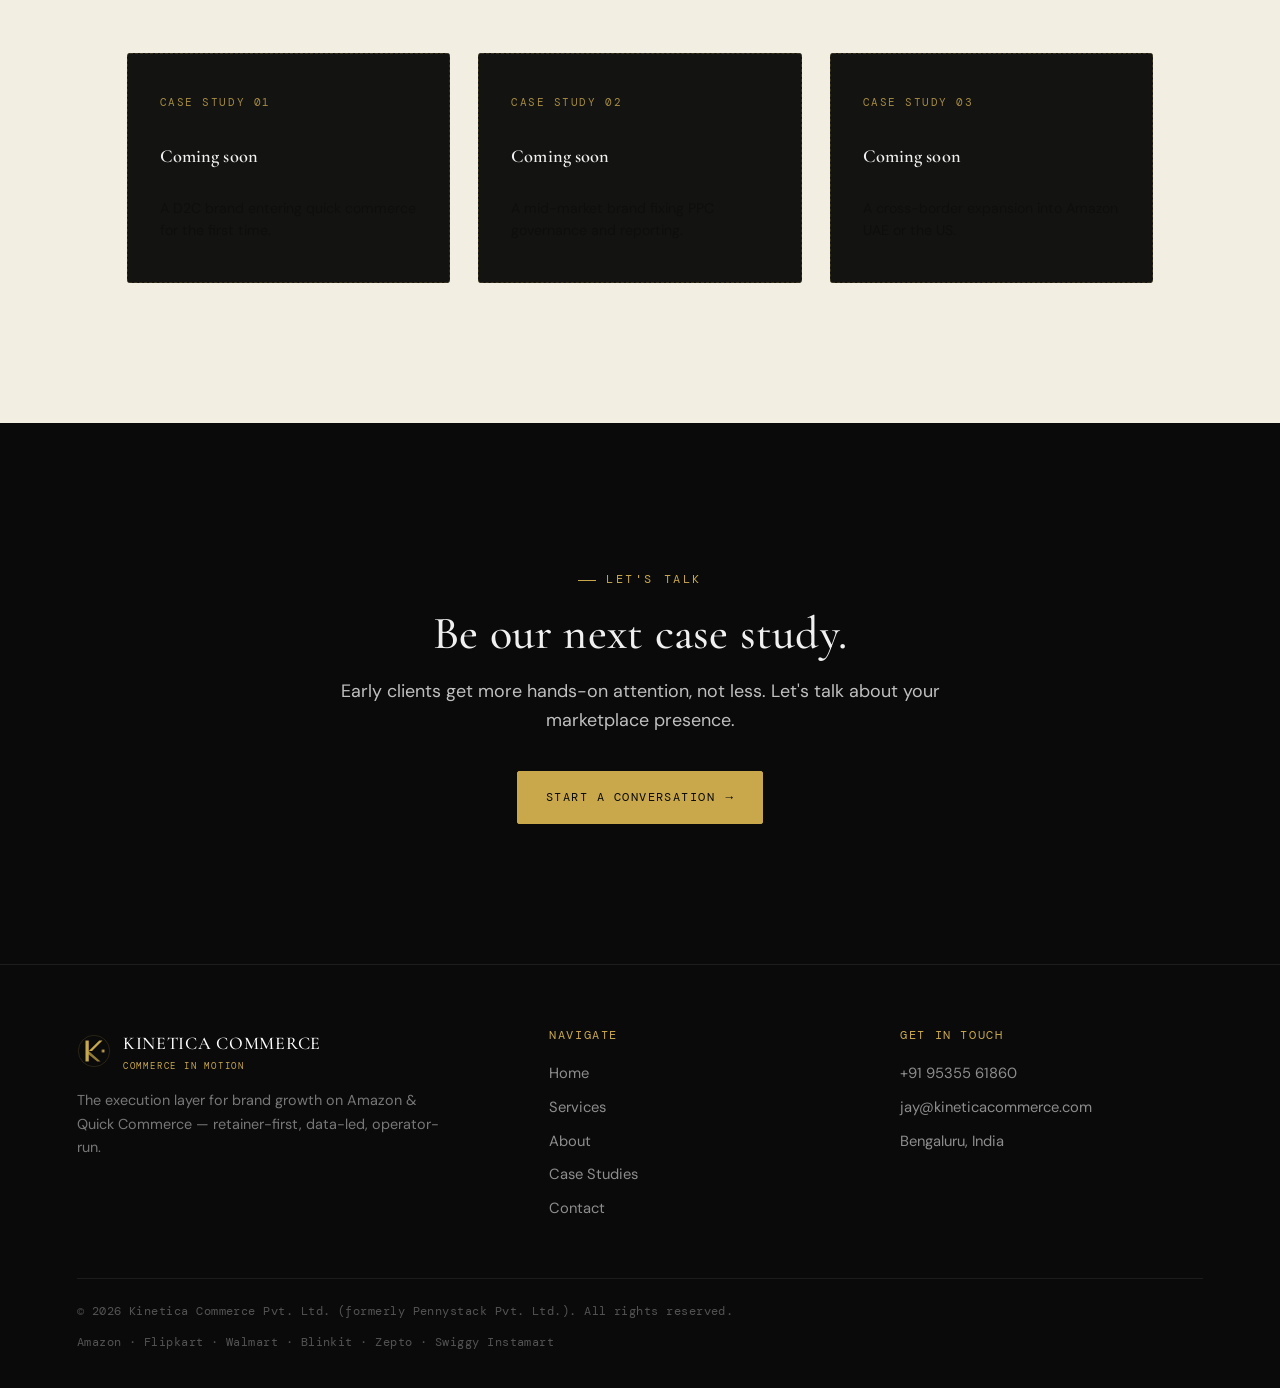
<file: case-studies.html>
<!DOCTYPE html>
<html lang="en">
<head>
<meta charset="UTF-8">
<meta name="viewport" content="width=device-width, initial-scale=1.0">
<title>Case Studies — Kinetica Commerce | Track Record & Proof of Capability</title>
<meta name="description" content="The track record behind Kinetica Commerce: 500+ brands impacted, proprietary marketplace frameworks, and the case studies we're building toward.">
<link rel="icon" href="data:image/svg+xml,%3Csvg xmlns='http://www.w3.org/2000/svg' viewBox='0 0 52 52'%3E%3Crect width='52' height='52' fill='%230A0A0A'/%3E%3Crect x='13' y='10' width='5' height='32' fill='%23C9A84C'/%3E%3Cpolygon points='18,26 34,10 39,10 23,26' fill='%23C9A84C'/%3E%3Cpolygon points='18,26 36,42 31,42 15,29' fill='%23C9A84C' opacity='0.72'/%3E%3Ccircle cx='40' cy='26' r='2' fill='%23C9A84C'/%3E%3C/svg%3E">
<link rel="preconnect" href="https://fonts.googleapis.com">
<link rel="preconnect" href="https://fonts.gstatic.com" crossorigin>
<link href="https://fonts.googleapis.com/css2?family=Cormorant+Garamond:ital,wght@0,400;0,500;0,600;1,500&amp;family=DM+Sans:wght@400;500;700&amp;family=DM+Mono:wght@400;500&amp;display=swap" rel="stylesheet">
<link rel="stylesheet" href="css/style.css">
</head>
<body>

<header class="site-header">
  <a href="index.html" class="brand">
    <svg class="brand-mark" viewBox="0 0 52 52" fill="none" xmlns="http://www.w3.org/2000/svg" aria-hidden="true">
      <circle cx="26" cy="26" r="24" stroke="rgba(201,168,76,0.25)" stroke-width="1"/>
      <rect x="13" y="10" width="5" height="32" fill="#C9A84C"/>
      <polygon points="18,26 34,10 39,10 23,26" fill="#C9A84C"/>
      <polygon points="18,26 36,42 31,42 15,29" fill="#C9A84C" opacity="0.72"/>
      <g class="orbit-dot">
        <circle cx="40" cy="26" r="3" fill="#C9A84C" opacity="0.45"/>
        <circle cx="40" cy="26" r="1.5" fill="#C9A84C"/>
      </g>
    </svg>
    <span>
      <span class="brand-word">KINETICA COMMERCE</span>
      <span class="brand-tag">Commerce in Motion</span>
    </span>
  </a>
  <nav class="nav-links">
    <a href="index.html">Home</a>
    <a href="services.html">Services</a>
    <a href="about.html">About</a>
    <a href="case-studies.html" class="active">Case Studies</a>
    <a href="contact.html" class="nav-cta">Contact</a>
  </nav>
  <button class="nav-toggle" aria-label="Toggle navigation"><span></span><span></span><span></span></button>
</header>

<main>

  <section class="page-intro surface-ink">
    <div class="hero-ring" aria-hidden="true"></div>
    <div class="container">
      <span class="eyebrow fade-up">Proof of Capability</span>
      <h1 class="fade-up delay-1">Real experience, before the first invoice.</h1>
      <p class="lede fade-up delay-2">Kinetica Commerce is new as an agency — but not new to marketplaces. Here's the track record behind it, and the case studies we're building toward.</p>
    </div>
  </section>

  <section class="surface-ink">
    <div class="container">
      <div class="grid grid-4">
        <div class="card stat-card reveal">
          <span class="stat-num">500+</span>
          <span class="stat-label">Brands Impacted</span>
          <p>Across Amazon India, Flipkart, Walmart, Blinkit, Zepto &amp; Swiggy Instamart.</p>
        </div>
        <div class="card stat-card reveal">
          <span class="stat-num">3</span>
          <span class="stat-label">Proprietary Frameworks</span>
          <p>The PPC Blueprint, Catalog Dashboard &amp; Scenario-Based Optimization Model.</p>
        </div>
        <div class="card stat-card reveal">
          <span class="stat-num">API</span>
          <span class="stat-label">Reporting Pipelines</span>
          <p>Automated dashboards built directly on Amazon's SP and Ads APIs.</p>
        </div>
        <div class="card stat-card reveal">
          <span class="stat-num">IIM</span>
          <span class="stat-label">Academic Grounding</span>
          <p>Digital Marketing with Applied AI certification from IIM Trichy, pairing strategy with analytical depth.</p>
        </div>
      </div>
    </div>
  </section>

  <!--
    CASE STUDY PLACEHOLDERS
    Replace each .cs-card block below with a real engagement once you have client
    sign-off to publish results. Suggested structure per real case study:
    client name / category — challenge — approach — outcome (with real numbers).
  -->
  <section class="surface-cream">
    <div class="container">
      <div class="section-head reveal">
        <span class="eyebrow">Case Studies — In Progress</span>
        <h2>Our next section starts with your brand.</h2>
        <p class="lede" style="margin-top:18px;">We're onboarding our first Kinetica Commerce retainer clients. Real growth stories — with real numbers — will be published here as engagements complete, and with each brand's permission.</p>
      </div>
      <div class="grid grid-3">
        <div class="cs-card reveal">
          <span class="cs-tag">Case Study 01</span>
          <h4>Coming soon</h4>
          <p>A D2C brand entering quick commerce for the first time.</p>
        </div>
        <div class="cs-card reveal">
          <span class="cs-tag">Case Study 02</span>
          <h4>Coming soon</h4>
          <p>A mid-market brand fixing PPC governance and reporting.</p>
        </div>
        <div class="cs-card reveal">
          <span class="cs-tag">Case Study 03</span>
          <h4>Coming soon</h4>
          <p>A cross-border expansion into Amazon UAE or the US.</p>
        </div>
      </div>
    </div>
  </section>

  <section class="surface-ink cta-band">
    <div class="container">
      <span class="eyebrow center-text" style="justify-content:center;">Let's Talk</span>
      <h2>Be our next case study.</h2>
      <p class="lede">Early clients get more hands-on attention, not less. Let's talk about your marketplace presence.</p>
      <div class="btn-row">
        <a href="contact.html" class="btn btn-solid">Start a conversation <span class="btn-arrow">→</span></a>
      </div>
    </div>
  </section>

</main>

<footer class="site-footer">
  <div class="footer-top">
    <div class="footer-brand">
      <a href="index.html" class="brand">
        <svg class="brand-mark" viewBox="0 0 52 52" fill="none" xmlns="http://www.w3.org/2000/svg" aria-hidden="true">
          <circle cx="26" cy="26" r="24" stroke="rgba(201,168,76,0.25)" stroke-width="1"/>
          <rect x="13" y="10" width="5" height="32" fill="#C9A84C"/>
          <polygon points="18,26 34,10 39,10 23,26" fill="#C9A84C"/>
          <polygon points="18,26 36,42 31,42 15,29" fill="#C9A84C" opacity="0.72"/>
          <circle cx="40" cy="26" r="3" fill="#C9A84C" opacity="0.45"/>
          <circle cx="40" cy="26" r="1.5" fill="#C9A84C"/>
        </svg>
        <span>
          <span class="brand-word">KINETICA COMMERCE</span>
          <span class="brand-tag">Commerce in Motion</span>
        </span>
      </a>
      <p>The execution layer for brand growth on Amazon &amp; Quick Commerce — retainer-first, data-led, operator-run.</p>
    </div>
    <div class="footer-col">
      <h4>Navigate</h4>
      <a href="index.html">Home</a>
      <a href="services.html">Services</a>
      <a href="about.html">About</a>
      <a href="case-studies.html">Case Studies</a>
      <a href="contact.html">Contact</a>
    </div>
    <div class="footer-col">
      <h4>Get in Touch</h4>
      <a href="tel:+919535561860">+91 95355 61860</a>
      <a href="mailto:jay@kineticacommerce.com">jay@kineticacommerce.com</a>
      <p>Bengaluru, India</p>
    </div>
  </div>
  <div class="footer-bottom">
    <span>© 2026 Kinetica Commerce Pvt. Ltd. (formerly Pennystack Pvt. Ltd.). All rights reserved.</span>
    <span>Amazon · Flipkart · Walmart · Blinkit · Zepto · Swiggy Instamart</span>
  </div>
</footer>

<script src="js/main.js"></script>
</body>
</html>
</file>
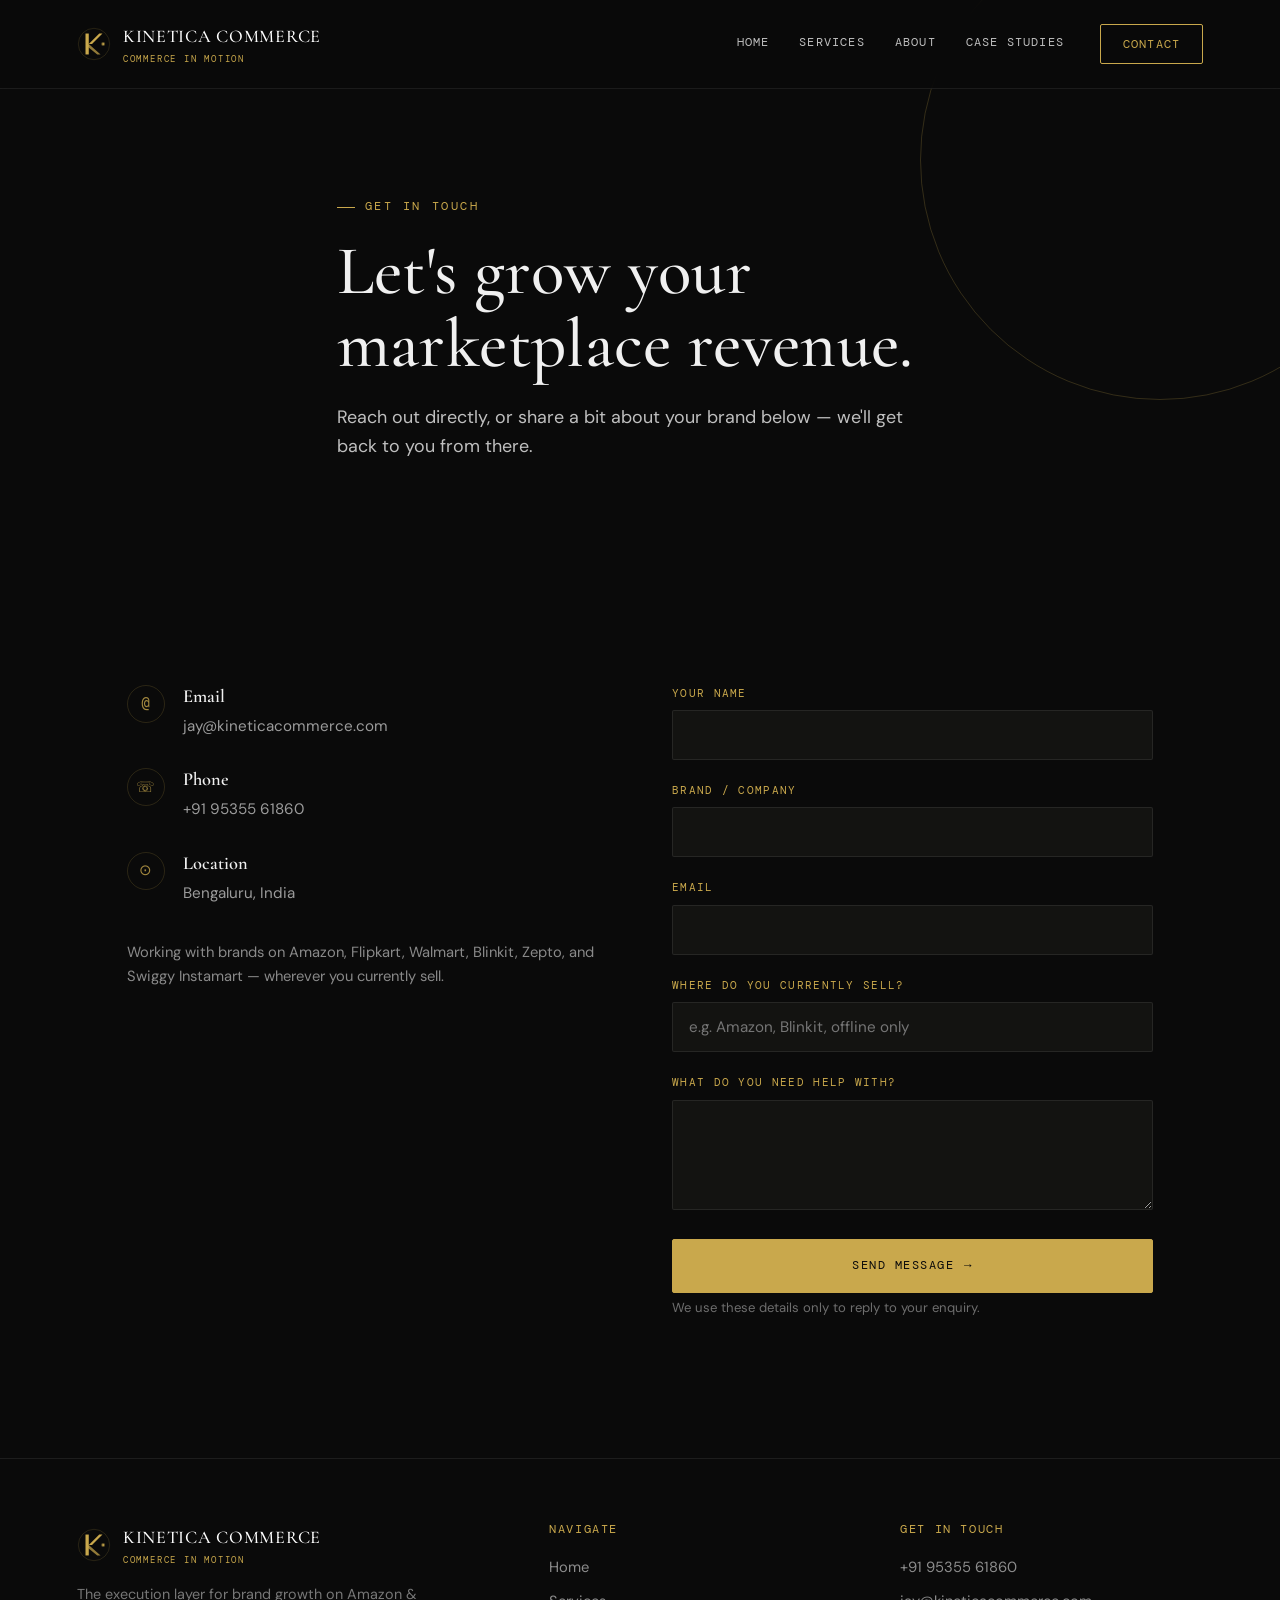
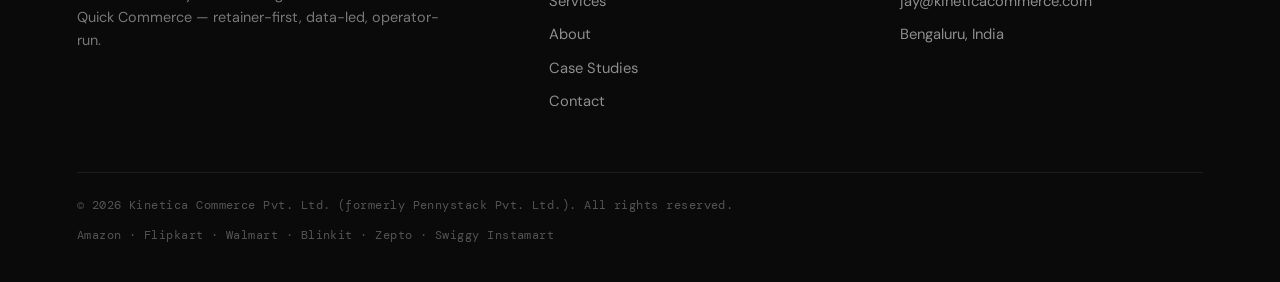
<file: contact.html>
<!DOCTYPE html>
<html lang="en">
<head>
<meta charset="UTF-8">
<meta name="viewport" content="width=device-width, initial-scale=1.0">
<title>Contact — Kinetica Commerce | Start a Conversation</title>
<meta name="description" content="Get in touch with Kinetica Commerce to talk about marketplace growth on Amazon, Flipkart, and quick commerce platforms.">
<link rel="icon" href="data:image/svg+xml,%3Csvg xmlns='http://www.w3.org/2000/svg' viewBox='0 0 52 52'%3E%3Crect width='52' height='52' fill='%230A0A0A'/%3E%3Crect x='13' y='10' width='5' height='32' fill='%23C9A84C'/%3E%3Cpolygon points='18,26 34,10 39,10 23,26' fill='%23C9A84C'/%3E%3Cpolygon points='18,26 36,42 31,42 15,29' fill='%23C9A84C' opacity='0.72'/%3E%3Ccircle cx='40' cy='26' r='2' fill='%23C9A84C'/%3E%3C/svg%3E">
<link rel="preconnect" href="https://fonts.googleapis.com">
<link rel="preconnect" href="https://fonts.gstatic.com" crossorigin>
<link href="https://fonts.googleapis.com/css2?family=Cormorant+Garamond:ital,wght@0,400;0,500;0,600;1,500&amp;family=DM+Sans:wght@400;500;700&amp;family=DM+Mono:wght@400;500&amp;display=swap" rel="stylesheet">
<link rel="stylesheet" href="css/style.css">
</head>
<body>

<header class="site-header">
  <a href="index.html" class="brand">
    <svg class="brand-mark" viewBox="0 0 52 52" fill="none" xmlns="http://www.w3.org/2000/svg" aria-hidden="true">
      <circle cx="26" cy="26" r="24" stroke="rgba(201,168,76,0.25)" stroke-width="1"/>
      <rect x="13" y="10" width="5" height="32" fill="#C9A84C"/>
      <polygon points="18,26 34,10 39,10 23,26" fill="#C9A84C"/>
      <polygon points="18,26 36,42 31,42 15,29" fill="#C9A84C" opacity="0.72"/>
      <g class="orbit-dot">
        <circle cx="40" cy="26" r="3" fill="#C9A84C" opacity="0.45"/>
        <circle cx="40" cy="26" r="1.5" fill="#C9A84C"/>
      </g>
    </svg>
    <span>
      <span class="brand-word">KINETICA COMMERCE</span>
      <span class="brand-tag">Commerce in Motion</span>
    </span>
  </a>
  <nav class="nav-links">
    <a href="index.html">Home</a>
    <a href="services.html">Services</a>
    <a href="about.html">About</a>
    <a href="case-studies.html">Case Studies</a>
    <a href="contact.html" class="nav-cta active">Contact</a>
  </nav>
  <button class="nav-toggle" aria-label="Toggle navigation"><span></span><span></span><span></span></button>
</header>

<main>

  <section class="page-intro surface-ink">
    <div class="hero-ring" aria-hidden="true"></div>
    <div class="container">
      <span class="eyebrow fade-up">Get in Touch</span>
      <h1 class="fade-up delay-1">Let's grow your marketplace revenue.</h1>
      <p class="lede fade-up delay-2">Reach out directly, or share a bit about your brand below — we'll get back to you from there.</p>
    </div>
  </section>

  <section class="surface-ink">
    <div class="container contact-grid">

      <div class="reveal">
        <div class="contact-method">
          <span class="contact-icon">@</span>
          <div>
            <h4>Email</h4>
            <a href="mailto:jay@kineticacommerce.com">jay@kineticacommerce.com</a>
          </div>
        </div>
        <div class="contact-method">
          <span class="contact-icon">☏</span>
          <div>
            <h4>Phone</h4>
            <a href="tel:+919535561860">+91 95355 61860</a>
          </div>
        </div>
        <div class="contact-method">
          <span class="contact-icon">⊙</span>
          <div>
            <h4>Location</h4>
            <span>Bengaluru, India</span>
          </div>
        </div>
        <p class="text-soft" style="margin-top:36px; font-size:0.92rem;">Working with brands on Amazon, Flipkart, Walmart, Blinkit, Zepto, and Swiggy Instamart — wherever you currently sell.</p>
      </div>

      <div class="reveal">
        <form id="contact-form" name="contact" method="POST" data-netlify="true" netlify-honeypot="bot-field">
          <input type="hidden" name="form-name" value="contact">
          <input type="hidden" name="subject" value="New website enquiry (%{submissionId})">
          <p hidden><label>Leave this field empty <input type="text" name="bot-field" tabindex="-1" autocomplete="off"></label></p>
          <div class="field">
            <label for="name">Your name</label>
            <input type="text" id="name" name="name" required>
          </div>
          <div class="field">
            <label for="company">Brand / company</label>
            <input type="text" id="company" name="company">
          </div>
          <div class="field">
            <label for="email">Email</label>
            <input type="email" id="email" name="email" required>
          </div>
          <div class="field">
            <label for="channels">Where do you currently sell?</label>
            <input type="text" id="channels" name="channels" placeholder="e.g. Amazon, Blinkit, offline only">
          </div>
          <div class="field">
            <label for="message">What do you need help with?</label>
            <textarea id="message" name="message" required></textarea>
          </div>
          <button type="submit" class="btn btn-solid" style="width:100%; justify-content:center;">Send message <span class="btn-arrow">→</span></button>
          <p class="form-note" id="form-status" role="status" aria-live="polite">We use these details only to reply to your enquiry.</p>
        </form>
      </div>

    </div>
  </section>

</main>

<footer class="site-footer">
  <div class="footer-top">
    <div class="footer-brand">
      <a href="index.html" class="brand">
        <svg class="brand-mark" viewBox="0 0 52 52" fill="none" xmlns="http://www.w3.org/2000/svg" aria-hidden="true">
          <circle cx="26" cy="26" r="24" stroke="rgba(201,168,76,0.25)" stroke-width="1"/>
          <rect x="13" y="10" width="5" height="32" fill="#C9A84C"/>
          <polygon points="18,26 34,10 39,10 23,26" fill="#C9A84C"/>
          <polygon points="18,26 36,42 31,42 15,29" fill="#C9A84C" opacity="0.72"/>
          <circle cx="40" cy="26" r="3" fill="#C9A84C" opacity="0.45"/>
          <circle cx="40" cy="26" r="1.5" fill="#C9A84C"/>
        </svg>
        <span>
          <span class="brand-word">KINETICA COMMERCE</span>
          <span class="brand-tag">Commerce in Motion</span>
        </span>
      </a>
      <p>The execution layer for brand growth on Amazon &amp; Quick Commerce — retainer-first, data-led, operator-run.</p>
    </div>
    <div class="footer-col">
      <h4>Navigate</h4>
      <a href="index.html">Home</a>
      <a href="services.html">Services</a>
      <a href="about.html">About</a>
      <a href="case-studies.html">Case Studies</a>
      <a href="contact.html">Contact</a>
    </div>
    <div class="footer-col">
      <h4>Get in Touch</h4>
      <a href="tel:+919535561860">+91 95355 61860</a>
      <a href="mailto:jay@kineticacommerce.com">jay@kineticacommerce.com</a>
      <p>Bengaluru, India</p>
    </div>
  </div>
  <div class="footer-bottom">
    <span>© 2026 Kinetica Commerce Pvt. Ltd. (formerly Pennystack Pvt. Ltd.). All rights reserved.</span>
    <span>Amazon · Flipkart · Walmart · Blinkit · Zepto · Swiggy Instamart</span>
  </div>
</footer>

<script src="js/main.js"></script>
</body>
</html>
</file>
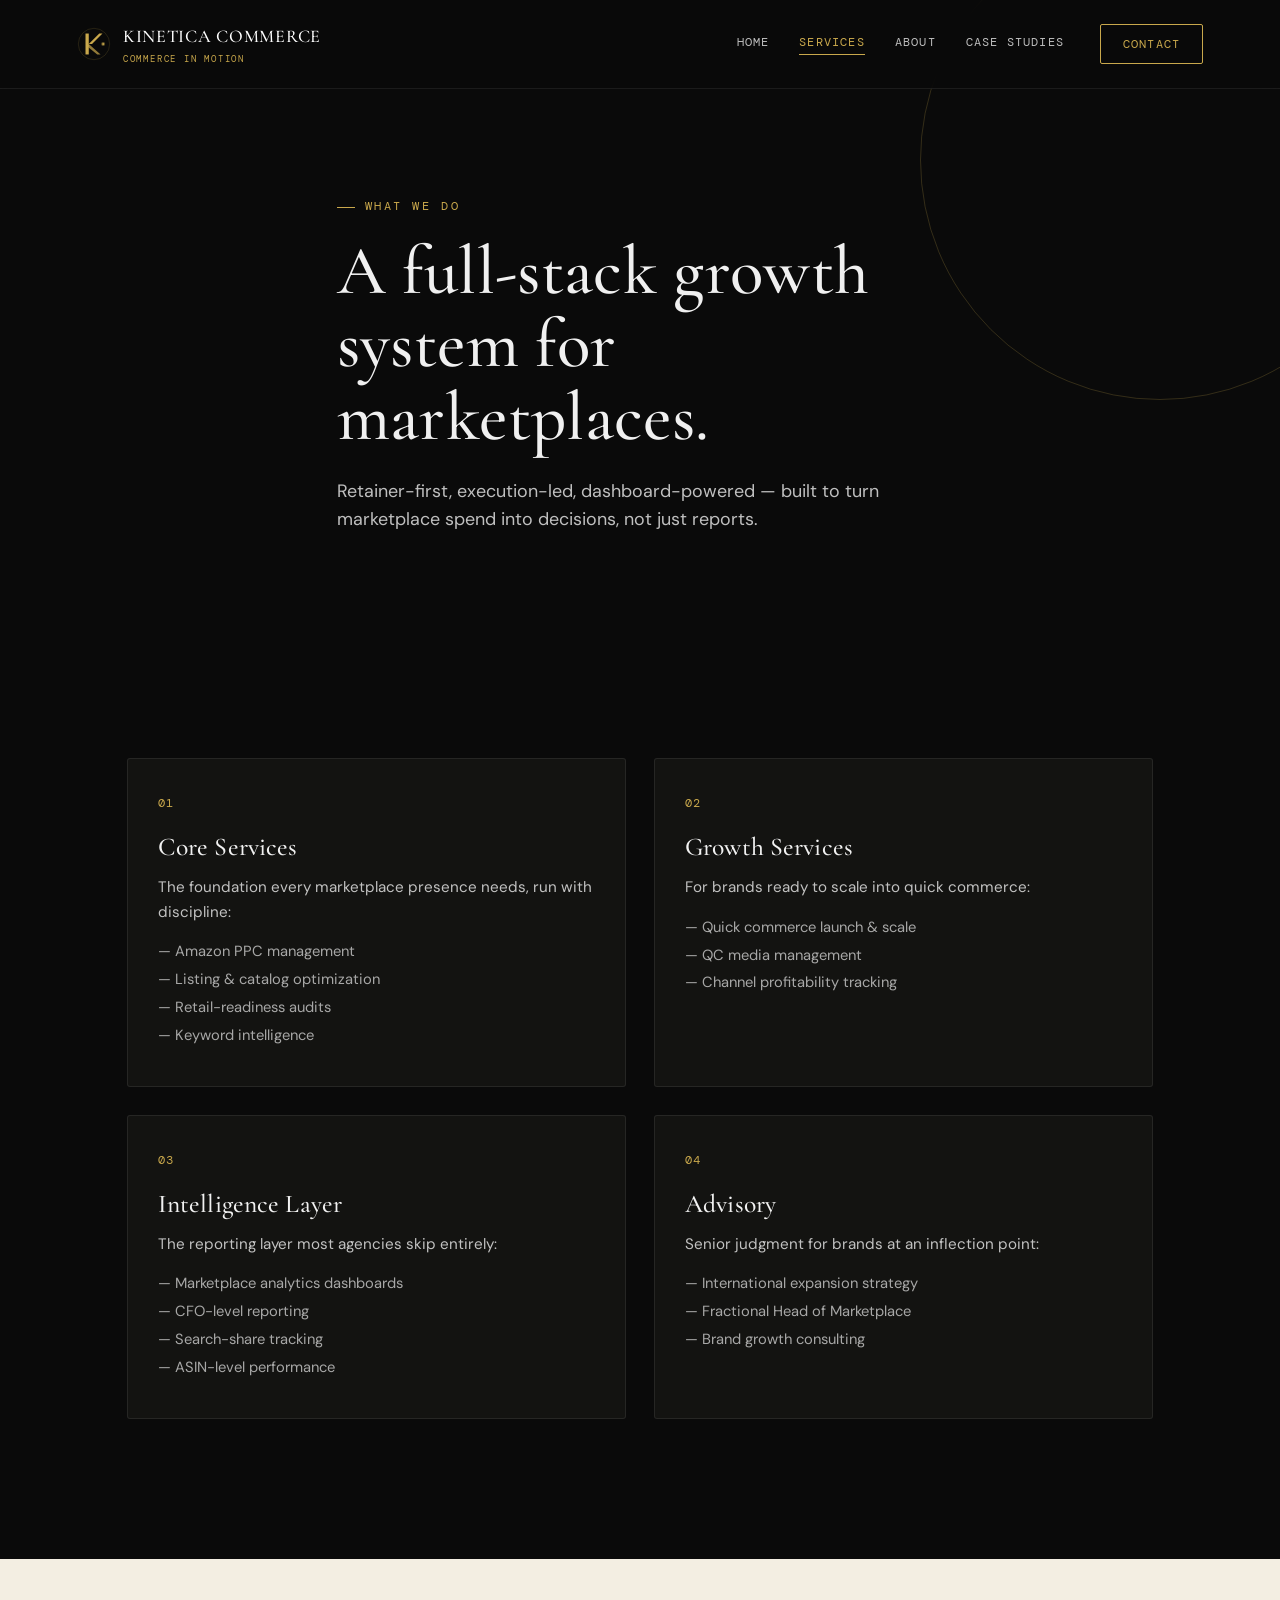
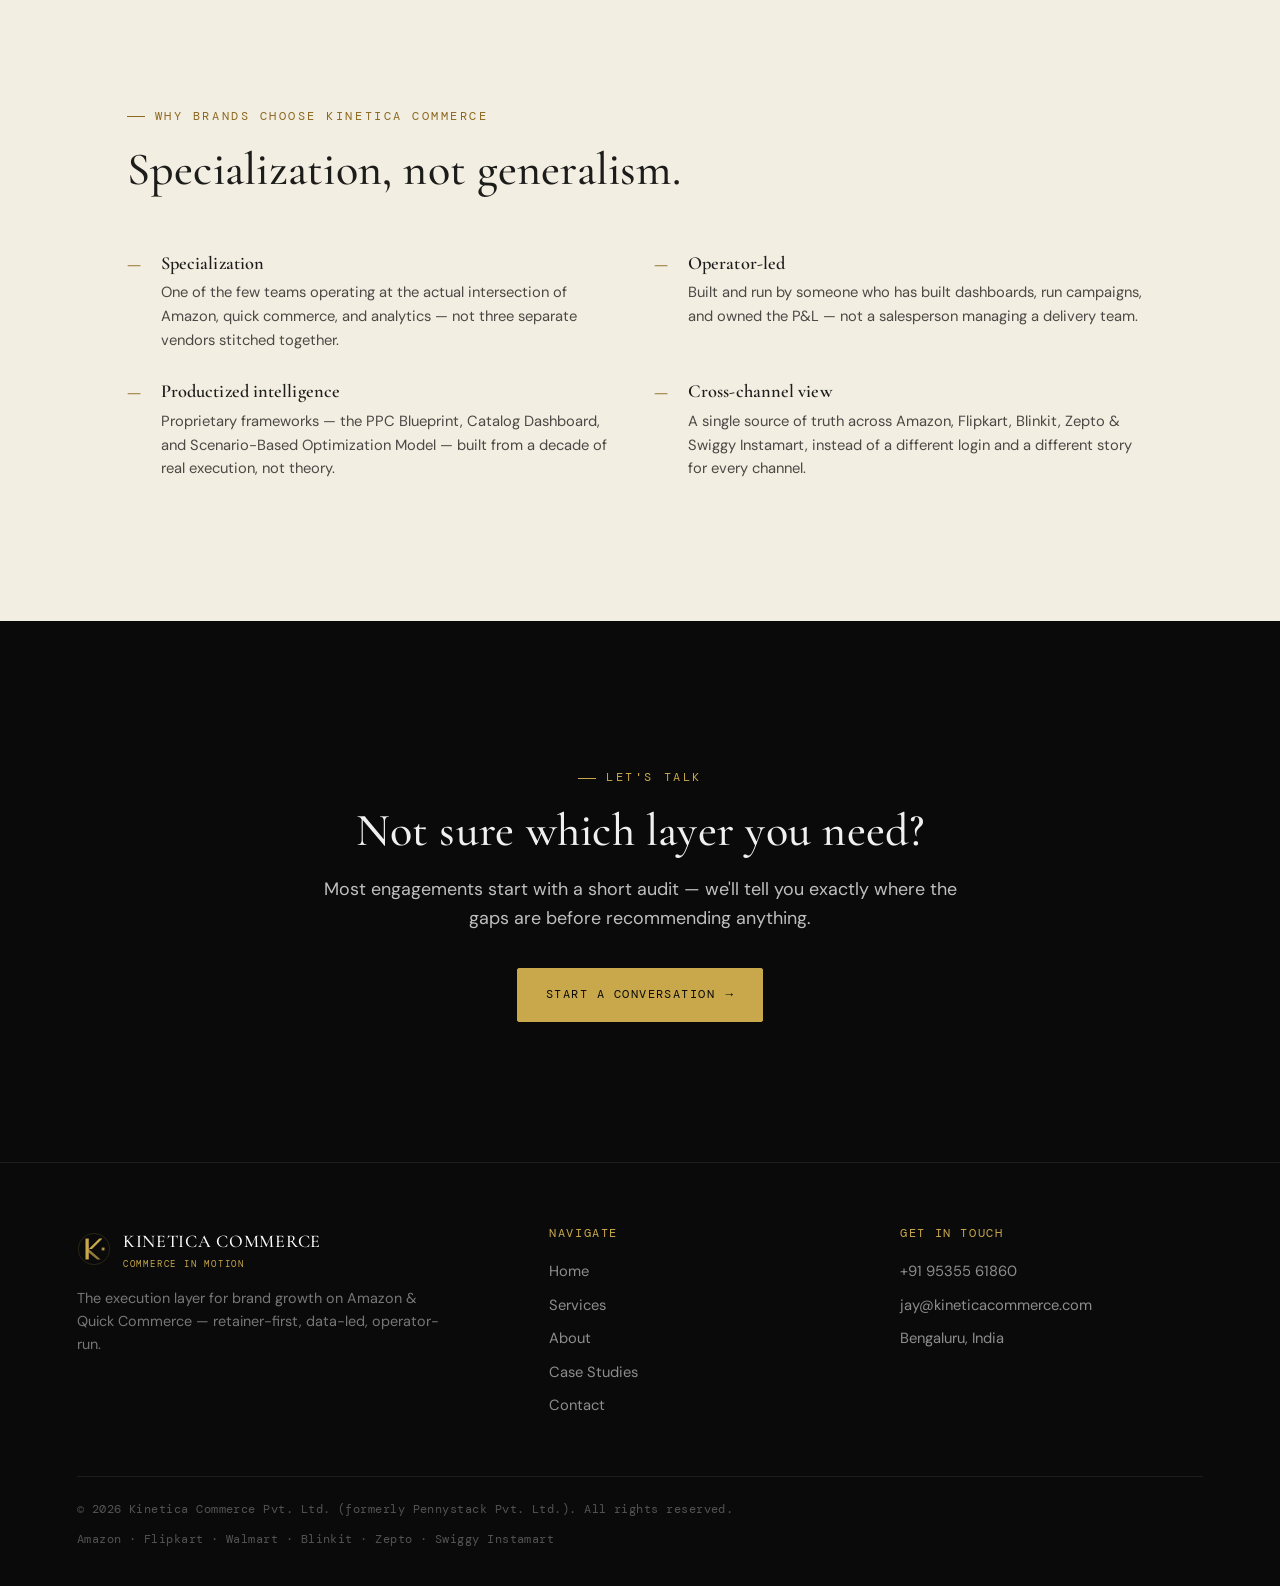
<file: services.html>
<!DOCTYPE html>
<html lang="en">
<head>
<meta charset="UTF-8">
<meta name="viewport" content="width=device-width, initial-scale=1.0">
<title>Services — Kinetica Commerce | Amazon, Quick Commerce & Marketplace Analytics</title>
<meta name="description" content="Kinetica Commerce's four-layer service architecture: marketplace execution, quick commerce growth, analytics intelligence, and international advisory.">
<link rel="icon" href="data:image/svg+xml,%3Csvg xmlns='http://www.w3.org/2000/svg' viewBox='0 0 52 52'%3E%3Crect width='52' height='52' fill='%230A0A0A'/%3E%3Crect x='13' y='10' width='5' height='32' fill='%23C9A84C'/%3E%3Cpolygon points='18,26 34,10 39,10 23,26' fill='%23C9A84C'/%3E%3Cpolygon points='18,26 36,42 31,42 15,29' fill='%23C9A84C' opacity='0.72'/%3E%3Ccircle cx='40' cy='26' r='2' fill='%23C9A84C'/%3E%3C/svg%3E">
<link rel="preconnect" href="https://fonts.googleapis.com">
<link rel="preconnect" href="https://fonts.gstatic.com" crossorigin>
<link href="https://fonts.googleapis.com/css2?family=Cormorant+Garamond:ital,wght@0,400;0,500;0,600;1,500&amp;family=DM+Sans:wght@400;500;700&amp;family=DM+Mono:wght@400;500&amp;display=swap" rel="stylesheet">
<link rel="stylesheet" href="css/style.css">
</head>
<body>

<header class="site-header">
  <a href="index.html" class="brand">
    <svg class="brand-mark" viewBox="0 0 52 52" fill="none" xmlns="http://www.w3.org/2000/svg" aria-hidden="true">
      <circle cx="26" cy="26" r="24" stroke="rgba(201,168,76,0.25)" stroke-width="1"/>
      <rect x="13" y="10" width="5" height="32" fill="#C9A84C"/>
      <polygon points="18,26 34,10 39,10 23,26" fill="#C9A84C"/>
      <polygon points="18,26 36,42 31,42 15,29" fill="#C9A84C" opacity="0.72"/>
      <g class="orbit-dot">
        <circle cx="40" cy="26" r="3" fill="#C9A84C" opacity="0.45"/>
        <circle cx="40" cy="26" r="1.5" fill="#C9A84C"/>
      </g>
    </svg>
    <span>
      <span class="brand-word">KINETICA COMMERCE</span>
      <span class="brand-tag">Commerce in Motion</span>
    </span>
  </a>
  <nav class="nav-links">
    <a href="index.html">Home</a>
    <a href="services.html" class="active">Services</a>
    <a href="about.html">About</a>
    <a href="case-studies.html">Case Studies</a>
    <a href="contact.html" class="nav-cta">Contact</a>
  </nav>
  <button class="nav-toggle" aria-label="Toggle navigation"><span></span><span></span><span></span></button>
</header>

<main>

  <section class="page-intro surface-ink">
    <div class="hero-ring" aria-hidden="true"></div>
    <div class="container">
      <span class="eyebrow fade-up">What We Do</span>
      <h1 class="fade-up delay-1">A full-stack growth system for marketplaces.</h1>
      <p class="lede fade-up delay-2">Retainer-first, execution-led, dashboard-powered — built to turn marketplace spend into decisions, not just reports.</p>
    </div>
  </section>

  <section class="surface-ink">
    <div class="container">
      <div class="grid grid-2">
        <div class="card reveal">
          <span class="card-index">01</span>
          <h3>Core Services</h3>
          <p>The foundation every marketplace presence needs, run with discipline:</p>
          <ul style="margin-top:14px; font-size:0.92rem; opacity:0.85; line-height:1.9;">
            <li>— Amazon PPC management</li>
            <li>— Listing &amp; catalog optimization</li>
            <li>— Retail-readiness audits</li>
            <li>— Keyword intelligence</li>
          </ul>
        </div>
        <div class="card reveal">
          <span class="card-index">02</span>
          <h3>Growth Services</h3>
          <p>For brands ready to scale into quick commerce:</p>
          <ul style="margin-top:14px; font-size:0.92rem; opacity:0.85; line-height:1.9;">
            <li>— Quick commerce launch &amp; scale</li>
            <li>— QC media management</li>
            <li>— Channel profitability tracking</li>
          </ul>
        </div>
        <div class="card reveal">
          <span class="card-index">03</span>
          <h3>Intelligence Layer</h3>
          <p>The reporting layer most agencies skip entirely:</p>
          <ul style="margin-top:14px; font-size:0.92rem; opacity:0.85; line-height:1.9;">
            <li>— Marketplace analytics dashboards</li>
            <li>— CFO-level reporting</li>
            <li>— Search-share tracking</li>
            <li>— ASIN-level performance</li>
          </ul>
        </div>
        <div class="card reveal">
          <span class="card-index">04</span>
          <h3>Advisory</h3>
          <p>Senior judgment for brands at an inflection point:</p>
          <ul style="margin-top:14px; font-size:0.92rem; opacity:0.85; line-height:1.9;">
            <li>— International expansion strategy</li>
            <li>— Fractional Head of Marketplace</li>
            <li>— Brand growth consulting</li>
          </ul>
        </div>
      </div>
    </div>
  </section>

  <section class="surface-cream">
    <div class="container">
      <div class="section-head reveal">
        <span class="eyebrow">Why Brands Choose Kinetica Commerce</span>
        <h2>Specialization, not generalism.</h2>
      </div>
      <div class="grid grid-2">
        <div class="value-item reveal">
          <span class="mark">―</span>
          <div>
            <h4>Specialization</h4>
            <p>One of the few teams operating at the actual intersection of Amazon, quick commerce, and analytics — not three separate vendors stitched together.</p>
          </div>
        </div>
        <div class="value-item reveal">
          <span class="mark">―</span>
          <div>
            <h4>Operator-led</h4>
            <p>Built and run by someone who has built dashboards, run campaigns, and owned the P&amp;L — not a salesperson managing a delivery team.</p>
          </div>
        </div>
        <div class="value-item reveal">
          <span class="mark">―</span>
          <div>
            <h4>Productized intelligence</h4>
            <p>Proprietary frameworks — the PPC Blueprint, Catalog Dashboard, and Scenario-Based Optimization Model — built from a decade of real execution, not theory.</p>
          </div>
        </div>
        <div class="value-item reveal">
          <span class="mark">―</span>
          <div>
            <h4>Cross-channel view</h4>
            <p>A single source of truth across Amazon, Flipkart, Blinkit, Zepto &amp; Swiggy Instamart, instead of a different login and a different story for every channel.</p>
          </div>
        </div>
      </div>
    </div>
  </section>

  <section class="surface-ink cta-band">
    <div class="container">
      <span class="eyebrow center-text" style="justify-content:center;">Let's Talk</span>
      <h2>Not sure which layer you need?</h2>
      <p class="lede">Most engagements start with a short audit — we'll tell you exactly where the gaps are before recommending anything.</p>
      <div class="btn-row">
        <a href="contact.html" class="btn btn-solid">Start a conversation <span class="btn-arrow">→</span></a>
      </div>
    </div>
  </section>

</main>

<footer class="site-footer">
  <div class="footer-top">
    <div class="footer-brand">
      <a href="index.html" class="brand">
        <svg class="brand-mark" viewBox="0 0 52 52" fill="none" xmlns="http://www.w3.org/2000/svg" aria-hidden="true">
          <circle cx="26" cy="26" r="24" stroke="rgba(201,168,76,0.25)" stroke-width="1"/>
          <rect x="13" y="10" width="5" height="32" fill="#C9A84C"/>
          <polygon points="18,26 34,10 39,10 23,26" fill="#C9A84C"/>
          <polygon points="18,26 36,42 31,42 15,29" fill="#C9A84C" opacity="0.72"/>
          <circle cx="40" cy="26" r="3" fill="#C9A84C" opacity="0.45"/>
          <circle cx="40" cy="26" r="1.5" fill="#C9A84C"/>
        </svg>
        <span>
          <span class="brand-word">KINETICA COMMERCE</span>
          <span class="brand-tag">Commerce in Motion</span>
        </span>
      </a>
      <p>The execution layer for brand growth on Amazon &amp; Quick Commerce — retainer-first, data-led, operator-run.</p>
    </div>
    <div class="footer-col">
      <h4>Navigate</h4>
      <a href="index.html">Home</a>
      <a href="services.html">Services</a>
      <a href="about.html">About</a>
      <a href="case-studies.html">Case Studies</a>
      <a href="contact.html">Contact</a>
    </div>
    <div class="footer-col">
      <h4>Get in Touch</h4>
      <a href="tel:+919535561860">+91 95355 61860</a>
      <a href="mailto:jay@kineticacommerce.com">jay@kineticacommerce.com</a>
      <p>Bengaluru, India</p>
    </div>
  </div>
  <div class="footer-bottom">
    <span>© 2026 Kinetica Commerce Pvt. Ltd. (formerly Pennystack Pvt. Ltd.). All rights reserved.</span>
    <span>Amazon · Flipkart · Walmart · Blinkit · Zepto · Swiggy Instamart</span>
  </div>
</footer>

<script src="js/main.js"></script>
</body>
</html>
</file>
<file: css/style.css>
/* ============================================================
   KINETICA — Design System
   Ink black / warm gold / cream. Cormorant Garamond + DM Sans + DM Mono.
   ============================================================ */

:root {
  /* Color tokens */
  --ink: #0A0A0A;
  --ink-raised: #131311;
  --ink-line: rgba(255,255,255,0.08);
  --gold: #C9A84C;
  --gold-deep: #8B6820;
  --gold-line: rgba(201,168,76,0.22);
  --cream: #F3EEE2;
  --cream-raised: #EAE2CD;
  --cream-line: rgba(10,10,10,0.12);
  --white: #FFFFFF;
  --text-on-ink: rgba(255,255,255,0.74);
  --text-on-ink-strong: rgba(255,255,255,0.94);
  --text-on-cream: rgba(10,10,10,0.72);
  --text-on-cream-strong: rgba(10,10,10,0.92);

  /* Type */
  --font-display: 'Cormorant Garamond', serif;
  --font-body: 'DM Sans', sans-serif;
  --font-mono: 'DM Mono', monospace;

  /* Rhythm */
  --container: 1180px;
  --gutter: clamp(24px, 6vw, 80px);
  --section-y: clamp(72px, 11vw, 140px);
}

/* ---------- Reset ---------- */
*, *::before, *::after { box-sizing: border-box; }
html { scroll-behavior: smooth; }
@media (prefers-reduced-motion: reduce) {
  html { scroll-behavior: auto; }
  *, *::before, *::after { animation-duration: 0.001ms !important; animation-iteration-count: 1 !important; transition-duration: 0.001ms !important; scroll-behavior: auto !important; }
}
body, h1, h2, h3, h4, p, figure, blockquote { margin: 0; }
ul, ol { margin: 0; padding: 0; list-style: none; }
img { max-width: 100%; display: block; }
a { color: inherit; text-decoration: none; }
button { font: inherit; cursor: pointer; }

body {
  background: var(--ink);
  color: var(--text-on-ink);
  font-family: var(--font-body);
  font-size: 16px;
  line-height: 1.6;
  -webkit-font-smoothing: antialiased;
  overflow-x: hidden;
}

::selection { background: var(--gold); color: var(--ink); }

:focus-visible {
  outline: 1.5px solid var(--gold);
  outline-offset: 3px;
}

.container {
  width: 100%;
  max-width: var(--container);
  margin: 0 auto;
  padding-left: var(--gutter);
  padding-right: var(--gutter);
}

section { padding-top: var(--section-y); padding-bottom: var(--section-y); }

/* Section surfaces */
.surface-ink   { background: var(--ink); color: var(--text-on-ink); }
.surface-cream { background: var(--cream); color: var(--text-on-cream); }
.surface-cream h1, .surface-cream h2, .surface-cream h3, .surface-cream h4 { color: var(--text-on-cream-strong); }
.surface-cream .gold { color: var(--gold-deep); }

/* ---------- Type scale ---------- */
h1, h2, h3, h4 { font-family: var(--font-display); font-weight: 500; letter-spacing: 0.005em; color: var(--text-on-ink-strong); }
h1 { font-size: clamp(2.6rem, 5.4vw, 4.6rem); line-height: 1.06; font-weight: 500; }
h2 { font-size: clamp(2rem, 3.6vw, 3rem); line-height: 1.12; }
h3 { font-size: clamp(1.4rem, 2vw, 1.85rem); line-height: 1.25; }
h4 { font-size: 1.15rem; line-height: 1.3; font-weight: 600; }

p { max-width: 62ch; }
p.lede { font-size: clamp(1.05rem, 1.4vw, 1.25rem); color: var(--text-on-ink); max-width: 56ch; }
.surface-cream p.lede { color: var(--text-on-cream); }

.eyebrow {
  font-family: var(--font-mono);
  font-size: 0.72rem;
  letter-spacing: 0.22em;
  text-transform: uppercase;
  color: var(--gold);
  display: inline-flex;
  align-items: center;
  gap: 10px;
  margin-bottom: 18px;
}
.eyebrow::before {
  content: '';
  width: 18px;
  height: 1px;
  background: var(--gold);
  display: inline-block;
}
.surface-cream .eyebrow { color: var(--gold-deep); }
.surface-cream .eyebrow::before { background: var(--gold-deep); }

.gold { color: var(--gold); }
.text-soft { opacity: 0.7; }

/* ---------- Buttons ---------- */
.btn {
  display: inline-flex;
  align-items: center;
  gap: 10px;
  font-family: var(--font-mono);
  font-size: 0.78rem;
  letter-spacing: 0.12em;
  text-transform: uppercase;
  padding: 16px 28px;
  border: 1px solid var(--gold);
  border-radius: 2px;
  transition: background 0.25s ease, color 0.25s ease, transform 0.25s ease;
  white-space: nowrap;
}
.btn-solid { background: var(--gold); color: var(--ink); }
.btn-solid:hover { background: var(--white); transform: translateY(-1px); }
.btn-outline { background: transparent; color: var(--gold); }
.btn-outline:hover { background: var(--gold); color: var(--ink); transform: translateY(-1px); }
.surface-cream .btn-outline { color: var(--gold-deep); border-color: var(--gold-deep); }
.surface-cream .btn-outline:hover { background: var(--gold-deep); color: var(--cream); }
.btn-arrow { transition: transform 0.25s ease; }
.btn:hover .btn-arrow { transform: translateX(3px); }

.btn-row { display: flex; gap: 16px; flex-wrap: wrap; }

/* ---------- Header / Nav ---------- */
.site-header {
  position: fixed;
  top: 0; left: 0; right: 0;
  z-index: 100;
  display: flex;
  align-items: center;
  justify-content: space-between;
  padding: 22px var(--gutter);
  background: rgba(10,10,10,0.78);
  backdrop-filter: blur(10px);
  border-bottom: 1px solid var(--ink-line);
}

.brand { display: flex; align-items: center; gap: 12px; }
.brand-mark { width: 34px; height: 34px; flex-shrink: 0; }
.brand-word {
  font-family: var(--font-display);
  font-size: 1.12rem;
  letter-spacing: 0.04em;
  color: var(--white);
  font-weight: 500;
}
.brand-tag {
  display: block;
  font-family: var(--font-mono);
  font-size: 0.56rem;
  letter-spacing: 0.2em;
  color: var(--gold);
  text-transform: uppercase;
  margin-top: 1px;
}

.nav-links { display: flex; align-items: center; gap: 30px; }
.nav-links a {
  font-family: var(--font-mono);
  font-size: 0.74rem;
  letter-spacing: 0.1em;
  text-transform: uppercase;
  color: var(--text-on-ink);
  position: relative;
  padding-bottom: 4px;
  transition: color 0.2s ease;
}
.nav-links a:hover { color: var(--white); }
.nav-links a::after {
  content: '';
  position: absolute;
  left: 0; bottom: 0;
  width: 0; height: 1px;
  background: var(--gold);
  transition: width 0.25s ease;
}
.nav-links a:not(.nav-cta):hover::after, .nav-links a.active:not(.nav-cta)::after { width: 100%; }
.nav-links a.active:not(.nav-cta) { color: var(--gold); }

.nav-links a.nav-cta {
  margin-left: 6px;
  padding: 10px 22px;
  border: 1px solid var(--gold);
  border-radius: 2px;
  color: var(--gold);
  transition: background 0.25s ease, color 0.25s ease;
}
.nav-links a.nav-cta:hover { background: var(--gold); color: var(--ink); }

.nav-toggle {
  display: none;
  background: none;
  border: none;
  width: 28px; height: 22px;
  position: relative;
}
.nav-toggle span {
  position: absolute; left: 0; right: 0; height: 1px;
  background: var(--white); transition: transform 0.25s ease, opacity 0.25s ease;
}
.nav-toggle span:nth-child(1) { top: 0; }
.nav-toggle span:nth-child(2) { top: 10px; }
.nav-toggle span:nth-child(3) { top: 20px; }
.nav-toggle.open span:nth-child(1) { transform: translateY(10px) rotate(45deg); }
.nav-toggle.open span:nth-child(2) { opacity: 0; }
.nav-toggle.open span:nth-child(3) { transform: translateY(-10px) rotate(-45deg); }

@media (max-width: 940px) {
  .nav-links {
    position: fixed;
    top: 0; right: 0;
    height: 100vh;
    width: min(78vw, 340px);
    background: var(--ink);
    flex-direction: column;
    justify-content: center;
    gap: 30px;
    transform: translateX(100%);
    transition: transform 0.35s ease;
    border-left: 1px solid var(--ink-line);
  }
  .nav-links.open { transform: translateX(0); }
  .nav-toggle { display: block; }
}

/* ---------- Orbit mark (signature motion) ---------- */
.orbit-dot { transform-origin: 26px 26px; animation: orbit 9s linear infinite; }
@keyframes orbit { from { transform: rotate(0deg); } to { transform: rotate(360deg); } }

/* ---------- Page intro (secondary pages) ---------- */
.page-intro {
  position: relative;
  padding-top: clamp(150px, 18vw, 190px);
  padding-bottom: clamp(56px, 7vw, 84px);
  overflow: hidden;
}
.page-intro .container { max-width: 760px; }
.page-intro p.lede { margin-top: 22px; }
.hero {
  position: relative;
  padding-top: clamp(150px, 22vw, 210px);
  padding-bottom: clamp(80px, 10vw, 120px);
  overflow: hidden;
}
.hero-grid {
  display: grid;
  grid-template-columns: 1.4fr 1fr;
  gap: 60px;
  align-items: end;
}
.hero h1 { margin-bottom: 26px; }
.hero h1 .gold-italic { font-style: italic; color: var(--gold); }
.hero-aside { border-left: 1px solid var(--gold-line); padding-left: 32px; }
.hero-aside p { font-size: 0.95rem; }
.hero-ring {
  position: absolute;
  right: -120px; top: -80px;
  width: 480px; height: 480px;
  border: 1px solid var(--gold-line);
  border-radius: 50%;
  pointer-events: none;
}
@media (max-width: 900px) {
  .hero-grid { grid-template-columns: 1fr; }
  .hero-aside { border-left: none; border-top: 1px solid var(--gold-line); padding-left: 0; padding-top: 24px; }
  .hero-ring { display: none; }
}

.fade-up { opacity: 0; transform: translateY(16px); animation: fadeUp 0.8s ease forwards; }
.fade-up.delay-1 { animation-delay: 0.12s; }
.fade-up.delay-2 { animation-delay: 0.24s; }
@keyframes fadeUp { to { opacity: 1; transform: translateY(0); } }

/* Scroll reveal (progressive, restrained) */
.reveal { opacity: 0; transform: translateY(18px); transition: opacity 0.7s ease, transform 0.7s ease; }
.reveal.is-visible { opacity: 1; transform: translateY(0); }

/* ---------- Platform strip ---------- */
.platform-strip {
  border-top: 1px solid var(--ink-line);
  border-bottom: 1px solid var(--ink-line);
  padding: 28px var(--gutter);
}
.platform-row {
  max-width: var(--container);
  margin: 0 auto;
  display: flex;
  flex-wrap: wrap;
  justify-content: space-between;
  align-items: center;
  gap: 18px 36px;
}
.platform-row span {
  font-family: var(--font-mono);
  font-size: 0.82rem;
  letter-spacing: 0.06em;
  color: var(--text-on-ink);
  opacity: 0.55;
}

/* ---------- Cards / grids ---------- */
.grid { display: grid; gap: 28px; }
.grid-2 { grid-template-columns: repeat(2, 1fr); }
.grid-3 { grid-template-columns: repeat(3, 1fr); }
.grid-4 { grid-template-columns: repeat(4, 1fr); }
@media (max-width: 980px) { .grid-3, .grid-4 { grid-template-columns: repeat(2, 1fr); } }
@media (max-width: 640px) { .grid-2, .grid-3, .grid-4 { grid-template-columns: 1fr; } }

.card {
  background: var(--ink-raised);
  border: 1px solid var(--ink-line);
  border-radius: 3px;
  padding: 36px 30px;
  transition: border-color 0.25s ease, transform 0.25s ease;
}
.card:hover { border-color: var(--gold-line); transform: translateY(-3px); }
.surface-cream .card { background: var(--cream-raised); border-color: var(--cream-line); }

.card-index {
  font-family: var(--font-mono);
  font-size: 0.72rem;
  color: var(--gold);
  letter-spacing: 0.1em;
  margin-bottom: 18px;
  display: block;
}
.card h3 { margin-bottom: 12px; }
.card p { font-size: 0.95rem; max-width: none; }

.stat-card { text-align: left; }
.stat-num {
  font-family: var(--font-display);
  font-size: clamp(2.4rem, 4vw, 3.2rem);
  color: var(--gold);
  line-height: 1;
  margin-bottom: 8px;
  display: block;
}
.surface-cream .stat-num { color: var(--gold-deep); }
.stat-label { font-family: var(--font-mono); font-size: 0.78rem; letter-spacing: 0.05em; text-transform: uppercase; color: var(--text-on-ink-strong); margin-bottom: 10px; display: block; }
.surface-cream .stat-label { color: var(--text-on-cream-strong); }
.stat-card p { font-size: 0.9rem; }

/* Lighter-weight proof strip (used right under the platform bar) */
.stat-strip { padding-top: 64px; padding-bottom: 40px; }
.stat-strip .stat-card { text-align: center; }
.stat-strip .eyebrow { justify-content: center; display: flex; }

/* ---------- Manifesto statement ---------- */
.manifesto { padding-top: 30px; padding-bottom: 60px; }
.manifesto-line {
  font-family: var(--font-display);
  font-size: clamp(1.5rem, 3vw, 2.4rem);
  line-height: 1.35;
  font-weight: 500;
  max-width: 880px;
  margin: 0 auto;
  text-align: center;
  color: var(--text-on-ink-strong);
}
.manifesto-line .gold { font-style: italic; }

/* Divider rule */
.rule { height: 1px; background: var(--gold-line); border: none; margin: var(--section-y) 0; }
.rule-tight { margin: 48px 0; }

/* Section header block */
.section-head { max-width: 720px; margin-bottom: 56px; }
.section-head.center { margin-left: auto; margin-right: auto; text-align: center; }

/* ---------- Coming-soon case study card ---------- */
.cs-card {
  position: relative;
  background: var(--ink-raised);
  border: 1px dashed var(--gold-line);
  border-radius: 3px;
  padding: 40px 32px;
  display: flex;
  flex-direction: column;
  justify-content: space-between;
  min-height: 230px;
}
.cs-tag {
  font-family: var(--font-mono);
  font-size: 0.68rem;
  letter-spacing: 0.14em;
  text-transform: uppercase;
  color: var(--gold);
  opacity: 0.8;
}
.cs-card h4 { margin: 16px 0 10px; color: var(--text-on-ink-strong); }
.cs-card p { font-size: 0.88rem; opacity: 0.65; }

/* ---------- CTA band ---------- */
.cta-band {
  text-align: center;
}
.cta-band h2 { margin-bottom: 18px; }
.cta-band p.lede { margin: 0 auto 36px; }
.cta-band .btn-row { justify-content: center; }

/* ---------- Footer ---------- */
.site-footer {
  border-top: 1px solid var(--ink-line);
  padding: 64px var(--gutter) 36px;
}
.footer-top {
  max-width: var(--container);
  margin: 0 auto;
  display: grid;
  grid-template-columns: 1.4fr 1fr 1fr;
  gap: 48px;
  padding-bottom: 48px;
  border-bottom: 1px solid var(--ink-line);
}
.footer-brand .brand { margin-bottom: 16px; }
.footer-brand p { font-size: 0.9rem; opacity: 0.6; max-width: 38ch; }
.footer-col h4 {
  font-family: var(--font-mono);
  font-size: 0.72rem;
  letter-spacing: 0.14em;
  text-transform: uppercase;
  color: var(--gold);
  font-weight: 400;
  margin-bottom: 18px;
}
.footer-col a, .footer-col p { display: block; font-size: 0.92rem; opacity: 0.72; margin-bottom: 10px; }
.footer-col a:hover { opacity: 1; color: var(--gold); }
.footer-bottom {
  max-width: var(--container);
  margin: 24px auto 0;
  display: flex;
  justify-content: space-between;
  flex-wrap: wrap;
  gap: 12px;
  font-family: var(--font-mono);
  font-size: 0.72rem;
  letter-spacing: 0.04em;
  opacity: 0.4;
}
@media (max-width: 760px) {
  .footer-top { grid-template-columns: 1fr; gap: 36px; }
}

/* ---------- Contact page specifics ---------- */
.contact-grid { display: grid; grid-template-columns: 1fr 1fr; gap: 64px; align-items: start; }
@media (max-width: 900px) { .contact-grid { grid-template-columns: 1fr; gap: 48px; } }

.contact-method { display: flex; align-items: flex-start; gap: 18px; margin-bottom: 30px; }
.contact-icon {
  width: 38px; height: 38px; flex-shrink: 0;
  border: 1px solid var(--gold-line);
  border-radius: 50%;
  display: flex; align-items: center; justify-content: center;
  color: var(--gold);
  font-family: var(--font-mono);
  font-size: 0.85rem;
}
.contact-method h4 { margin-bottom: 4px; }
.contact-method a, .contact-method span { font-size: 0.95rem; opacity: 0.8; }
.contact-method a:hover { color: var(--gold); opacity: 1; }

.field { margin-bottom: 22px; }
.field label {
  display: block;
  font-family: var(--font-mono);
  font-size: 0.68rem;
  letter-spacing: 0.12em;
  text-transform: uppercase;
  color: var(--gold);
  margin-bottom: 8px;
}
.field input, .field select, .field textarea {
  width: 100%;
  background: var(--ink-raised);
  border: 1px solid var(--ink-line);
  color: var(--white);
  font-family: var(--font-body);
  font-size: 0.95rem;
  padding: 14px 16px;
  border-radius: 2px;
  transition: border-color 0.2s ease;
}
.field input:focus, .field select:focus, .field textarea:focus {
  border-color: var(--gold);
  outline: none;
}
.field textarea { resize: vertical; min-height: 110px; }
.form-note { font-size: 0.82rem; opacity: 0.55; margin-top: 4px; }

/* ---------- About page specifics ---------- */
.founder-grid { display: grid; grid-template-columns: 280px 1fr; gap: 56px; align-items: start; }
@media (max-width: 760px) { .founder-grid { grid-template-columns: 1fr; } }
.founder-portrait {
  aspect-ratio: 4/5;
  background: linear-gradient(160deg, var(--ink-raised), var(--ink));
  border: 1px solid var(--gold-line);
  border-radius: 3px;
  display: flex;
  align-items: center;
  justify-content: center;
}
.founder-portrait svg { width: 96px; height: 96px; opacity: 0.85; }
.founder-name { font-size: 1.6rem; margin-bottom: 4px; }
.founder-role { font-family: var(--font-mono); font-size: 0.78rem; letter-spacing: 0.08em; text-transform: uppercase; color: var(--gold); margin-bottom: 24px; display: block; }

.value-list { display: grid; gap: 24px; }
.value-item { display: flex; gap: 20px; align-items: flex-start; }
.value-item .mark { color: var(--gold); font-family: var(--font-display); font-size: 1.4rem; line-height: 1; flex-shrink: 0; }
.surface-cream .value-item .mark { color: var(--gold-deep); }
.value-item h4 { margin-bottom: 6px; }
.value-item p { font-size: 0.92rem; }

/* Utility */
.mt-0 { margin-top: 0 !important; }
.center-text { text-align: center; }
</file>
